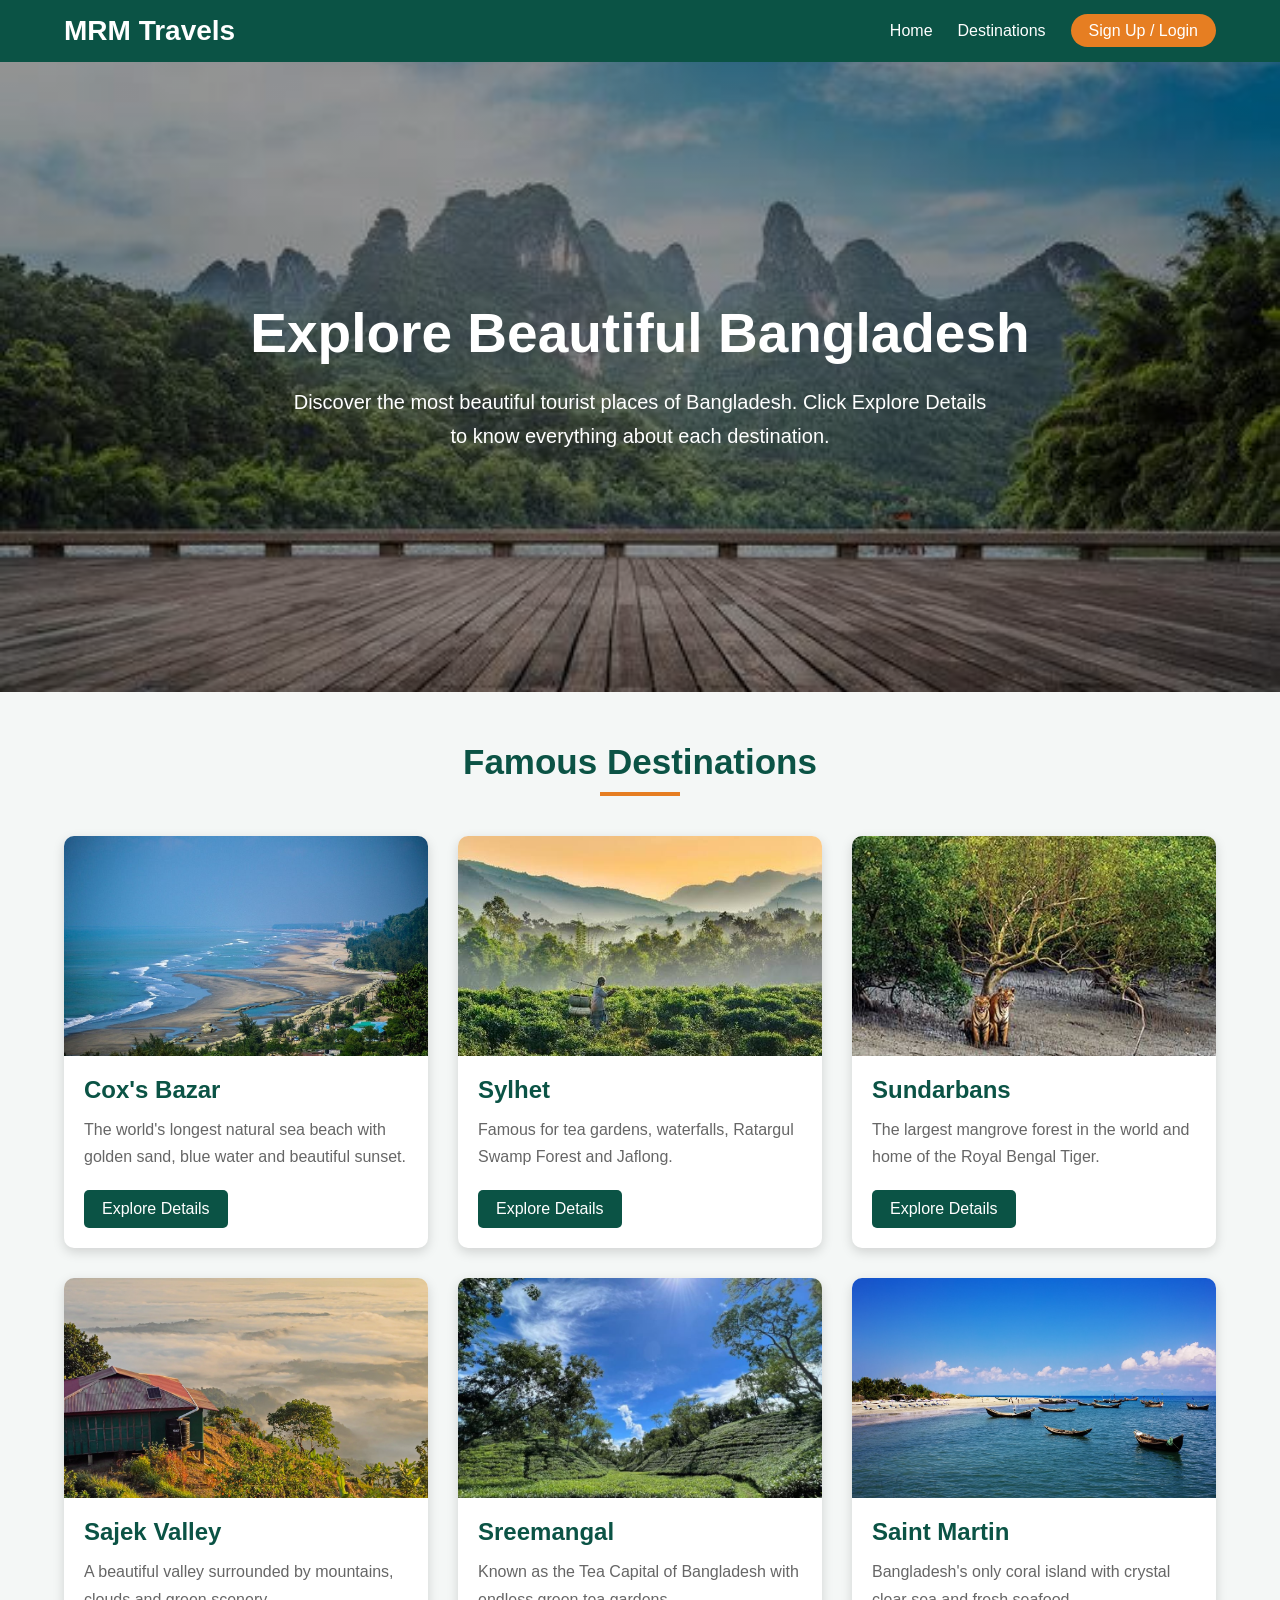
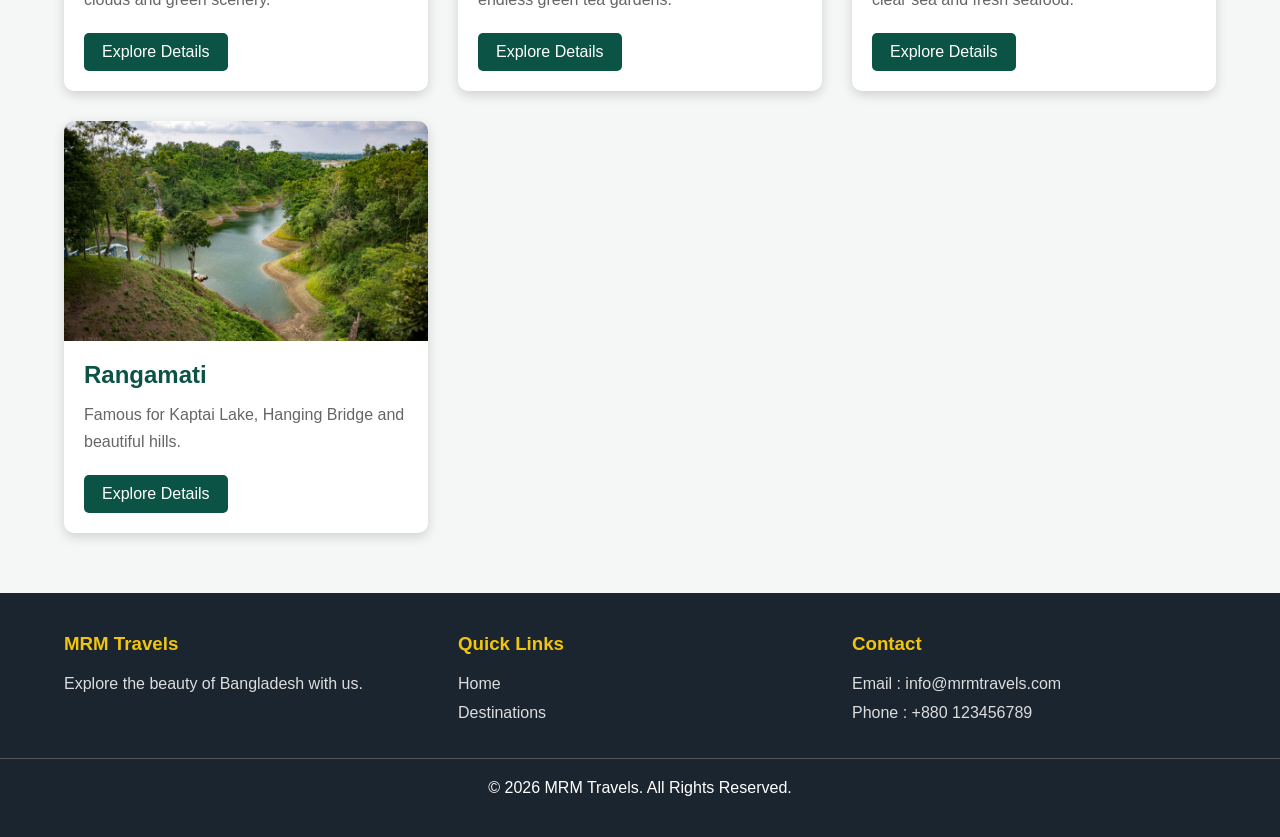
<file: index.html>
<!DOCTYPE html>
<html lang="en">

<head>
    <meta charset="UTF-8">
    <meta name="viewport" content="width=device-width, initial-scale=1.0">
    <title>MRM Travels</title>

    <link rel="stylesheet" href="style.css">
</head>

<body>

    <header>

        <nav>

            <div class="logo">
                MRM Travels
            </div>

            <ul class="nav-links">

                <li>
                    <a href="#home">Home</a>
                </li>

                <li>
                    <a href="#destinations">Destinations</a>
                </li>

                <li>
                    <a href="#signup-modal" class="signup-btn">
                        Sign Up / Login
                    </a>
                </li>

            </ul>

        </nav>

    </header>



    <section class="home-section" id="home">

        <h1>
            Explore Beautiful Bangladesh
        </h1>

        <p>
            Discover the most beautiful tourist places of Bangladesh.
            Click Explore Details to know everything about each destination.
        </p>

    </section>



    <main>

        <section id="destinations">

            <h2 class="section-title">
                Famous Destinations
            </h2>

            <div class="destinations-grid">            
                
                
                <!-- Cox's Bazar -->

                <div class="place-card">

                    <div class="place-img place-img-1"></div>

                    <div class="place-info">

                        <h3>Cox's Bazar</h3>

                        <p>
                            The world's longest natural sea beach with golden sand,
                            blue water and beautiful sunset.
                        </p>

                        <a href="coxsbazar.html" class="explore-btn">
                            Explore Details
                        </a>

                    </div>

                </div>



                <!-- Sylhet -->

                <div class="place-card">

                    <div class="place-img place-img-2"></div>

                    <div class="place-info">

                        <h3>Sylhet</h3>

                        <p>
                            Famous for tea gardens, waterfalls,
                            Ratargul Swamp Forest and Jaflong.
                        </p>

                        <a href="sylhet.html" class="explore-btn">
                            Explore Details
                        </a>

                    </div>

                </div>



                <!-- Sundarbans -->

                <div class="place-card">

                    <div class="place-img place-img-3"></div>

                    <div class="place-info">

                        <h3>Sundarbans</h3>

                        <p>
                            The largest mangrove forest in the world and
                            home of the Royal Bengal Tiger.
                        </p>

                        <a href="sundarbans.html" class="explore-btn">
                            Explore Details
                        </a>

                    </div>

                </div>



                <!-- Sajek -->

                <div class="place-card">

                    <div class="place-img place-img-4"></div>

                    <div class="place-info">

                        <h3>Sajek Valley</h3>

                        <p>
                            A beautiful valley surrounded by mountains,
                            clouds and green scenery.
                        </p>

                        <a href="sajek.html" class="explore-btn">
                            Explore Details
                        </a>

                    </div>

                </div>



                <!-- Sreemangal -->

                <div class="place-card">

                    <div class="place-img place-img-5"></div>

                    <div class="place-info">

                        <h3>Sreemangal</h3>

                        <p>
                            Known as the Tea Capital of Bangladesh with
                            endless green tea gardens.
                        </p>

                        <a href="sreemangal.html" class="explore-btn">
                            Explore Details
                        </a>

                    </div>

                </div>



                <!-- Saint Martin -->

                <div class="place-card">

                    <div class="place-img place-img-6"></div>

                    <div class="place-info">

                        <h3>Saint Martin</h3>

                        <p>
                            Bangladesh's only coral island with crystal
                            clear sea and fresh seafood.
                        </p>

                        <a href="stmartin.html" class="explore-btn">
                            Explore Details
                        </a>

                    </div>

                </div>



                <!-- Rangamati -->

                <div class="place-card">

                    <div class="place-img place-img-7"></div>

                    <div class="place-info">

                        <h3>Rangamati</h3>

                        <p>
                            Famous for Kaptai Lake,
                            Hanging Bridge and beautiful hills.
                        </p>

                        <a href="rangamati.html" class="explore-btn">
                            Explore Details
                        </a>

                    </div>

                </div>

            </div>

        </section>
            </main>

    <!-- Sign Up / Login Modal -->

    <div id="signup-modal" class="modal-wrapper">

        <div class="modal-card">

            <a href="#" class="close-modal">&times;</a>

            <input type="radio" id="tab-signup" name="tabs" class="radio-tab" checked>
            <input type="radio" id="tab-login" name="tabs" class="radio-tab">

            <div class="form-tabs">

                <label for="tab-signup" class="tab-label label-signup">
                    Sign Up
                </label>

                <label for="tab-login" class="tab-label label-login">
                    Login
                </label>

            </div>

            <!-- Sign Up Form -->

            <div class="signup-form">

                <form>

                    <div class="form-group">

                        <label>Full Name</label>

                        <input type="text" placeholder="Enter your full name" required>

                    </div>

                    <div class="form-group">

                        <label>Email</label>

                        <input type="email" placeholder="Enter your email" required>

                    </div>

                    <div class="form-group">

                        <label>Password</label>

                        <input type="password" placeholder="Enter your password" required>

                    </div>

                    <button class="submit-btn">
                        Create Account
                    </button>

                </form>

            </div>

            <!-- Login Form -->

            <div class="login-form">

                <form>

                    <div class="form-group">

                        <label>Email</label>

                        <input type="email" placeholder="Enter your email" required>

                    </div>

                    <div class="form-group">

                        <label>Password</label>

                        <input type="password" placeholder="Enter your password" required>

                    </div>

                    <button class="submit-btn">
                        Login
                    </button>

                </form>

            </div>

        </div>

    </div>



    <!-- Footer -->

    <footer>

        <div class="footer-container">

            <div class="footer-section">

                <h3>MRM Travels</h3>

                <p>
                    Explore the beauty of Bangladesh with us.
                </p>

            </div>

            <div class="footer-section">

                <h3>Quick Links</h3>

                <ul>

                    <li><a href="#home">Home</a></li>

                    <li><a href="#destinations">Destinations</a></li>

                </ul>

            </div>

            <div class="footer-section">

                <h3>Contact</h3>

                <p>Email : info@mrmtravels.com</p>

                <p>Phone : +880 123456789</p>

            </div>

        </div>

        <div class="footer-bottom">

            © 2026 MRM Travels. All Rights Reserved.

        </div>

    </footer>

</body>

</html>
</file>
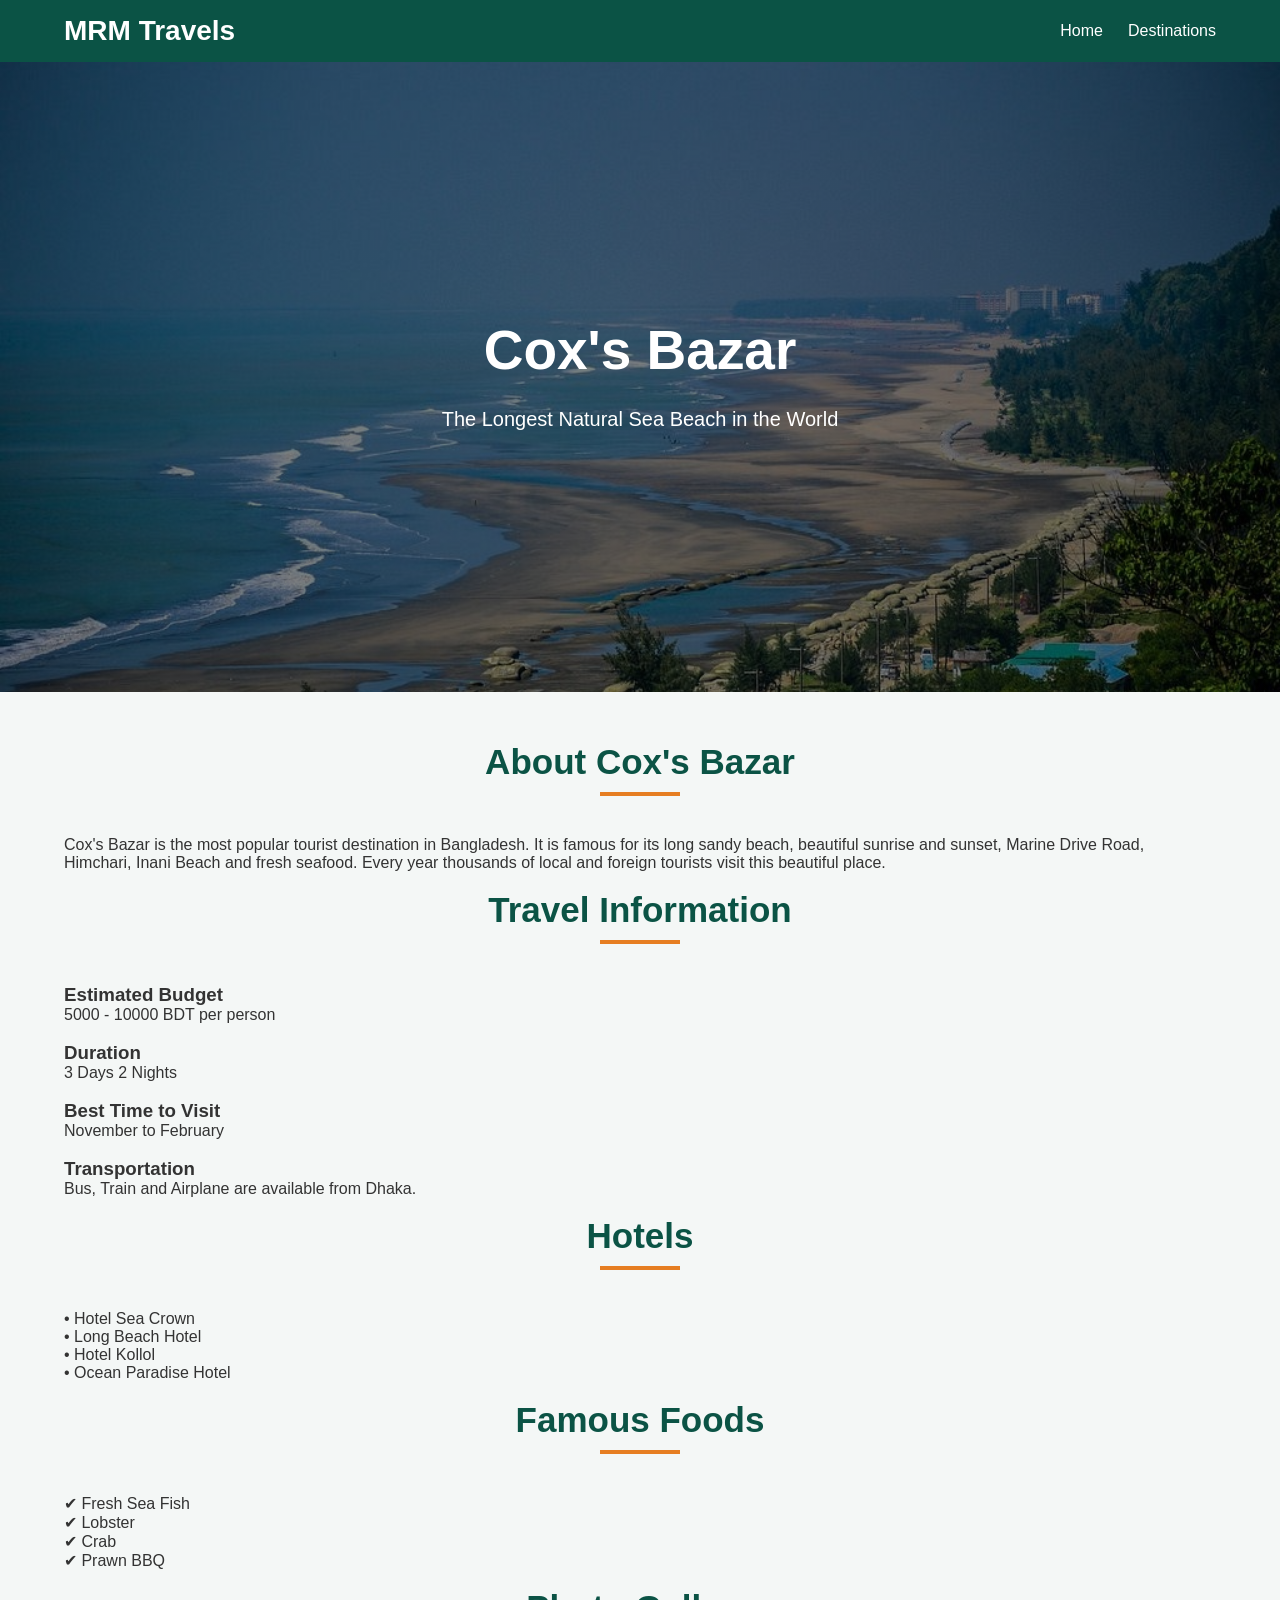
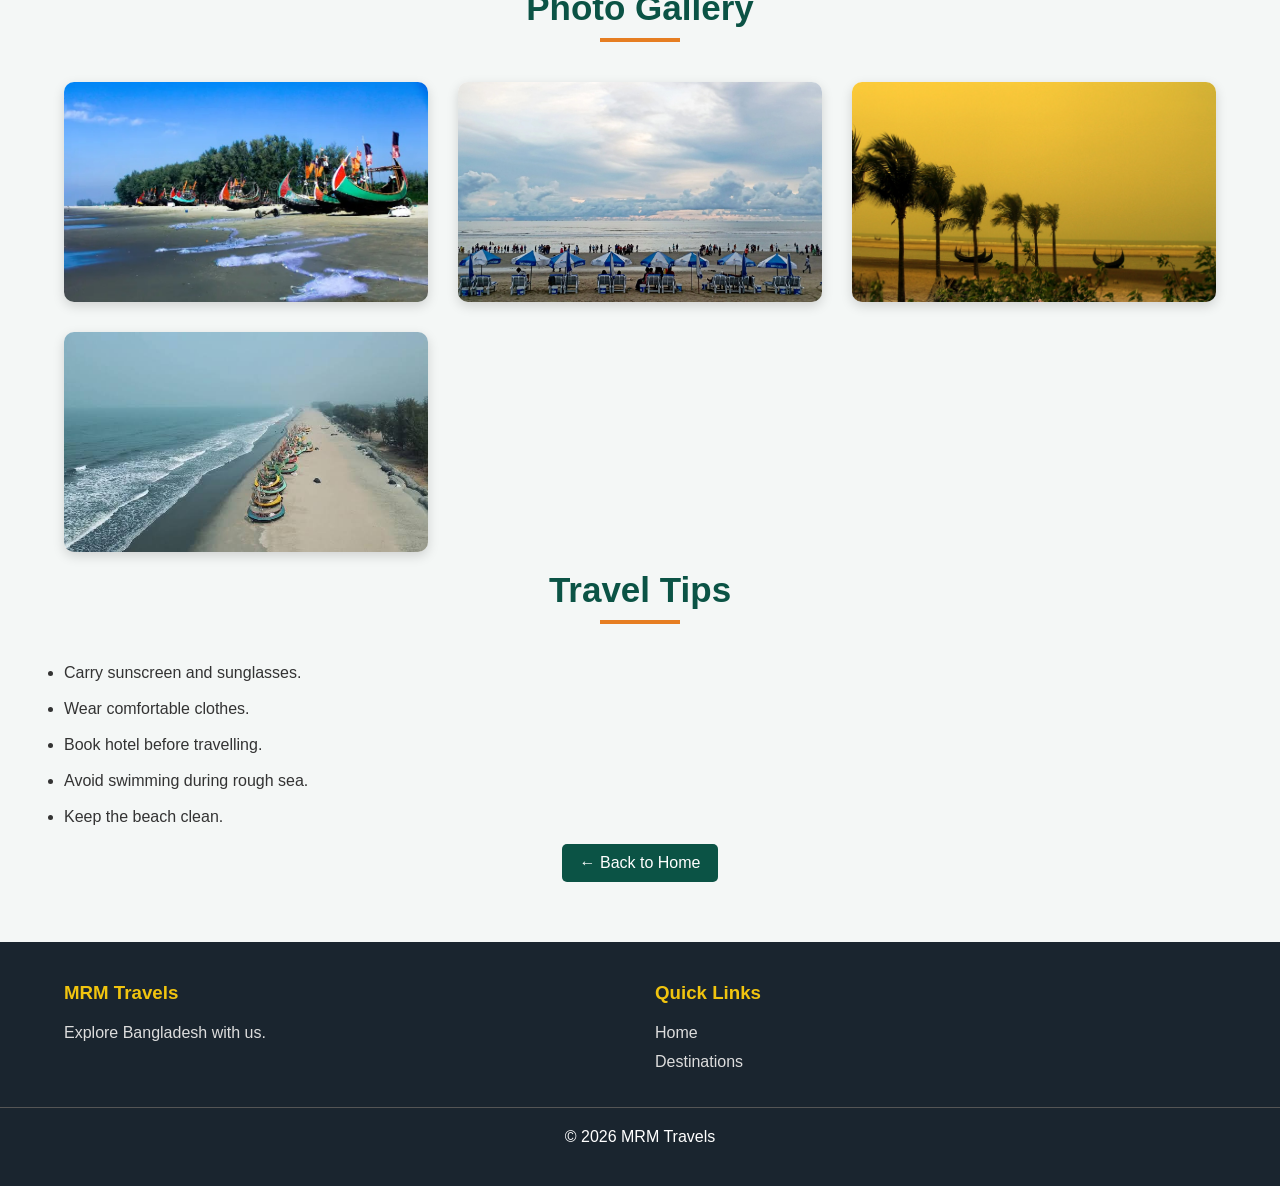
<file: coxsbazar.html>
<!DOCTYPE html>
<html lang="en">

<head>

    <meta charset="UTF-8">

    <meta name="viewport"
          content="width=device-width, initial-scale=1.0">

    <title>Cox's Bazar | MRM Travels</title>

    <link rel="stylesheet" href="style.css">

</head>

<body>

<header>

    <nav>

        <div class="logo">

            MRM Travels

        </div>

        <ul class="nav-links">

            <li>

                <a href="index.html">

                    Home

                </a>

            </li>

            <li>

                <a href="index.html#destinations">

                    Destinations

                </a>

            </li>

        </ul>

    </nav>

</header>



<section class="home-section"

style="background-image:
linear-gradient(rgba(0,0,0,.5),
rgba(0,0,0,.5)),
url('cox-cover.png');">

<h1>

Cox's Bazar

</h1>

<p>

The Longest Natural Sea Beach
in the World

</p>

</section>



<main>



<h2 class="section-title">

About Cox's Bazar

</h2>



<p>

Cox's Bazar is the most popular tourist destination in Bangladesh.
It is famous for its long sandy beach, beautiful sunrise and sunset,
Marine Drive Road, Himchari, Inani Beach and fresh seafood.
Every year thousands of local and foreign tourists visit this beautiful place.

</p>



<br>



<h2 class="section-title">

Travel Information

</h2>



<div class="details-container">

<h3>

Estimated Budget

</h3>

<p>

5000 - 10000 BDT per person

</p>

<br>

<h3>

Duration

</h3>

<p>

3 Days 2 Nights

</p>

<br>

<h3>

Best Time to Visit

</h3>

<p>

November to February

</p>

<br>

<h3>

Transportation

</h3>

<p>

Bus, Train and Airplane are available
from Dhaka.

</p>

</div>
        <br>

        <h2 class="section-title">

            Hotels

        </h2>

        <div class="details-container">

            <p>
                • Hotel Sea Crown
            </p>

            <p>
                • Long Beach Hotel
            </p>

            <p>
                • Hotel Kollol
            </p>

            <p>
                • Ocean Paradise Hotel
            </p>

        </div>



        <br>

        <h2 class="section-title">

            Famous Foods

        </h2>

        <div class="details-container">

            <p>
                ✔ Fresh Sea Fish
            </p>

            <p>
                ✔ Lobster
            </p>

            <p>
                ✔ Crab
            </p>

            <p>
                ✔ Prawn BBQ
            </p>

        </div>



        <br>

        <h2 class="section-title">

            Photo Gallery

        </h2>

        <div class="destinations-grid">

            <div class="place-card">

                <div class="place-img"
                style="background-image:url('cox1.png');">

                </div>

            </div>

            <div class="place-card">

                <div class="place-img"
                style="background-image:url('cox2.png');">

                </div>

            </div>

            <div class="place-card">

                <div class="place-img"
                style="background-image:url('cox3.png');">

                </div>

            </div>

            <div class="place-card">

                <div class="place-img"
                style="background-image:url('cox4.png');">

                </div>

            </div>

        </div>



        <br>

        <h2 class="section-title">

            Travel Tips

        </h2>

        <div class="details-container">

            <ul>

                <li>
                    Carry sunscreen and sunglasses.
                </li>

                <br>

                <li>
                    Wear comfortable clothes.
                </li>

                <br>

                <li>
                    Book hotel before travelling.
                </li>

                <br>

                <li>
                    Avoid swimming during rough sea.
                </li>

                <br>

                <li>
                    Keep the beach clean.
                </li>

            </ul>

        </div>



        <br>

        <center>

            <a href="index.html"
            class="explore-btn">

                ← Back to Home

            </a>

        </center>

    </main>



    <footer>

        <div class="footer-container">

            <div class="footer-section">

                <h3>

                    MRM Travels

                </h3>

                <p>

                    Explore Bangladesh with us.

                </p>

            </div>

            <div class="footer-section">

                <h3>

                    Quick Links

                </h3>

                <ul>

                    <li>

                        <a href="index.html">

                            Home

                        </a>

                    </li>

                    <li>

                        <a href="index.html#destinations">

                            Destinations

                        </a>

                    </li>

                </ul>

            </div>

        </div>

        <div class="footer-bottom">

            © 2026 MRM Travels

        </div>

    </footer>

</body>

</html>
</file>
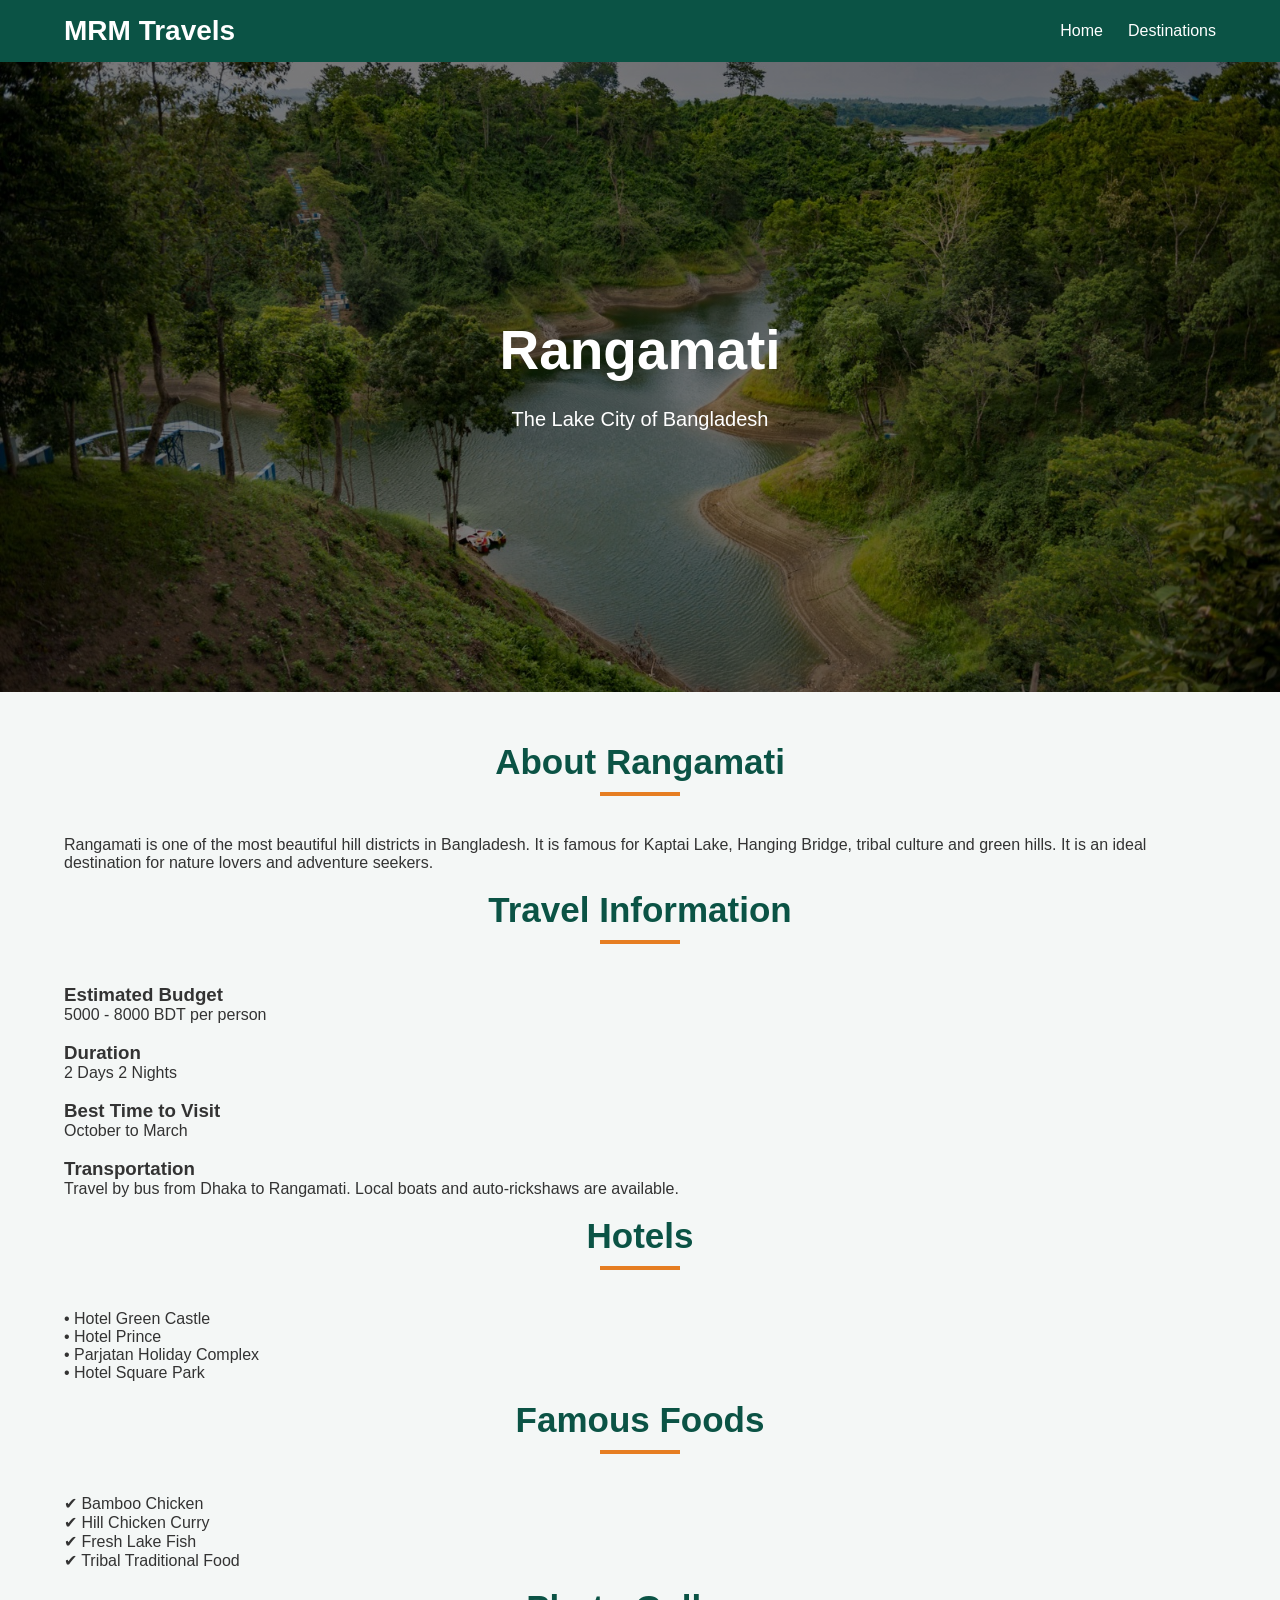
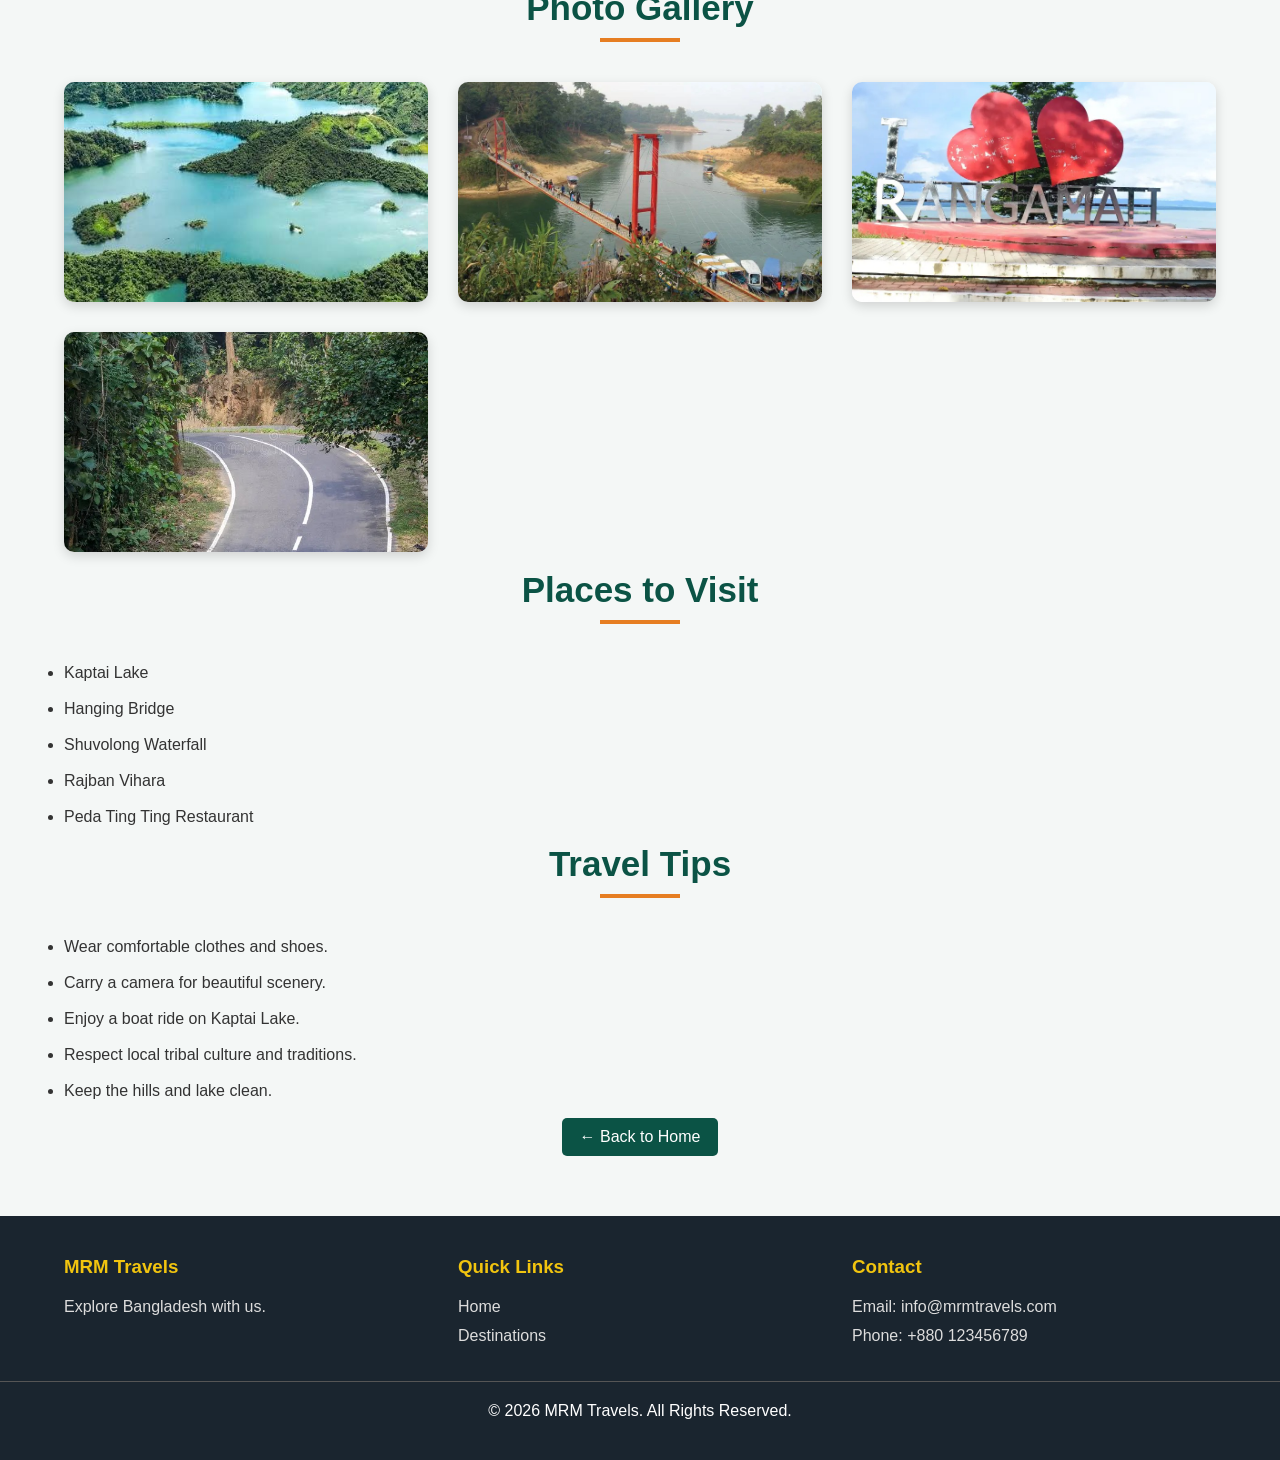
<file: rangamati.html>
<!DOCTYPE html>
<html lang="en">

<head>

    <meta charset="UTF-8">

    <meta name="viewport" content="width=device-width, initial-scale=1.0">

    <title>Rangamati | MRM Travels</title>

    <link rel="stylesheet" href="style.css">

</head>

<body>

<header>

    <nav>

        <div class="logo">

            MRM Travels

        </div>

        <ul class="nav-links">

            <li>

                <a href="index.html">

                    Home

                </a>

            </li>

            <li>

                <a href="index.html#destinations">

                    Destinations

                </a>

            </li>

        </ul>

    </nav>

</header>



<section class="home-section"

style="background-image:
linear-gradient(rgba(0,0,0,.5),
rgba(0,0,0,.5)),
url('rangamati-cover.png');">

<h1>

Rangamati

</h1>

<p>

The Lake City of Bangladesh

</p>

</section>



<main>

<h2 class="section-title">

About Rangamati

</h2>

<p>

Rangamati is one of the most beautiful hill districts in Bangladesh.
It is famous for Kaptai Lake, Hanging Bridge,
tribal culture and green hills.
It is an ideal destination for nature lovers and adventure seekers.

</p>



<br>

<h2 class="section-title">

Travel Information

</h2>

<div class="details-container">

<h3>

Estimated Budget

</h3>

<p>

5000 - 8000 BDT per person

</p>

<br>

<h3>

Duration

</h3>

<p>

2 Days 2 Nights

</p>

<br>

<h3>

Best Time to Visit

</h3>

<p>

October to March

</p>

<br>

<h3>

Transportation

</h3>

<p>

Travel by bus from Dhaka to Rangamati.
Local boats and auto-rickshaws are available.

</p>

</div>



<br>

<h2 class="section-title">

Hotels

</h2>

<div class="details-container">

<p>• Hotel Green Castle</p>

<p>• Hotel Prince</p>

<p>• Parjatan Holiday Complex</p>

<p>• Hotel Square Park</p>

</div>



<br>

<h2 class="section-title">

Famous Foods

</h2>

<div class="details-container">

<p>✔ Bamboo Chicken</p>

<p>✔ Hill Chicken Curry</p>

<p>✔ Fresh Lake Fish</p>

<p>✔ Tribal Traditional Food</p>

</div>
        <br>

        <h2 class="section-title">

            Photo Gallery

        </h2>

        <div class="destinations-grid">

            <div class="place-card">

                <div class="place-img"
                style="background-image:url('rang1.png');">

                </div>

            </div>

            <div class="place-card">

                <div class="place-img"
                style="background-image:url('rang2.png');">

                </div>

            </div>

            <div class="place-card">

                <div class="place-img"
                style="background-image:url('rang3.png');">

                </div>

            </div>

            <div class="place-card">

                <div class="place-img"
                style="background-image:url('rang4.png');">

                </div>

            </div>

        </div>



        <br>

        <h2 class="section-title">

            Places to Visit

        </h2>

        <div class="details-container">

            <ul>

                <li>Kaptai Lake</li>

                <br>

                <li>Hanging Bridge</li>

                <br>

                <li>Shuvolong Waterfall</li>

                <br>

                <li>Rajban Vihara</li>

                <br>

                <li>Peda Ting Ting Restaurant</li>

            </ul>

        </div>



        <br>

        <h2 class="section-title">

            Travel Tips

        </h2>

        <div class="details-container">

            <ul>

                <li>Wear comfortable clothes and shoes.</li>

                <br>

                <li>Carry a camera for beautiful scenery.</li>

                <br>

                <li>Enjoy a boat ride on Kaptai Lake.</li>

                <br>

                <li>Respect local tribal culture and traditions.</li>

                <br>

                <li>Keep the hills and lake clean.</li>

            </ul>

        </div>



        <br>

        <center>

            <a href="index.html" class="explore-btn">

                ← Back to Home

            </a>

        </center>

    </main>



    <footer>

        <div class="footer-container">

            <div class="footer-section">

                <h3>MRM Travels</h3>

                <p>

                    Explore Bangladesh with us.

                </p>

            </div>

            <div class="footer-section">

                <h3>Quick Links</h3>

                <ul>

                    <li>

                        <a href="index.html">Home</a>

                    </li>

                    <li>

                        <a href="index.html#destinations">Destinations</a>

                    </li>

                </ul>

            </div>

            <div class="footer-section">

                <h3>Contact</h3>

                <p>Email: info@mrmtravels.com</p>

                <p>Phone: +880 123456789</p>

            </div>

        </div>

        <div class="footer-bottom">

            © 2026 MRM Travels. All Rights Reserved.

        </div>

    </footer>

</body>

</html>
</file>
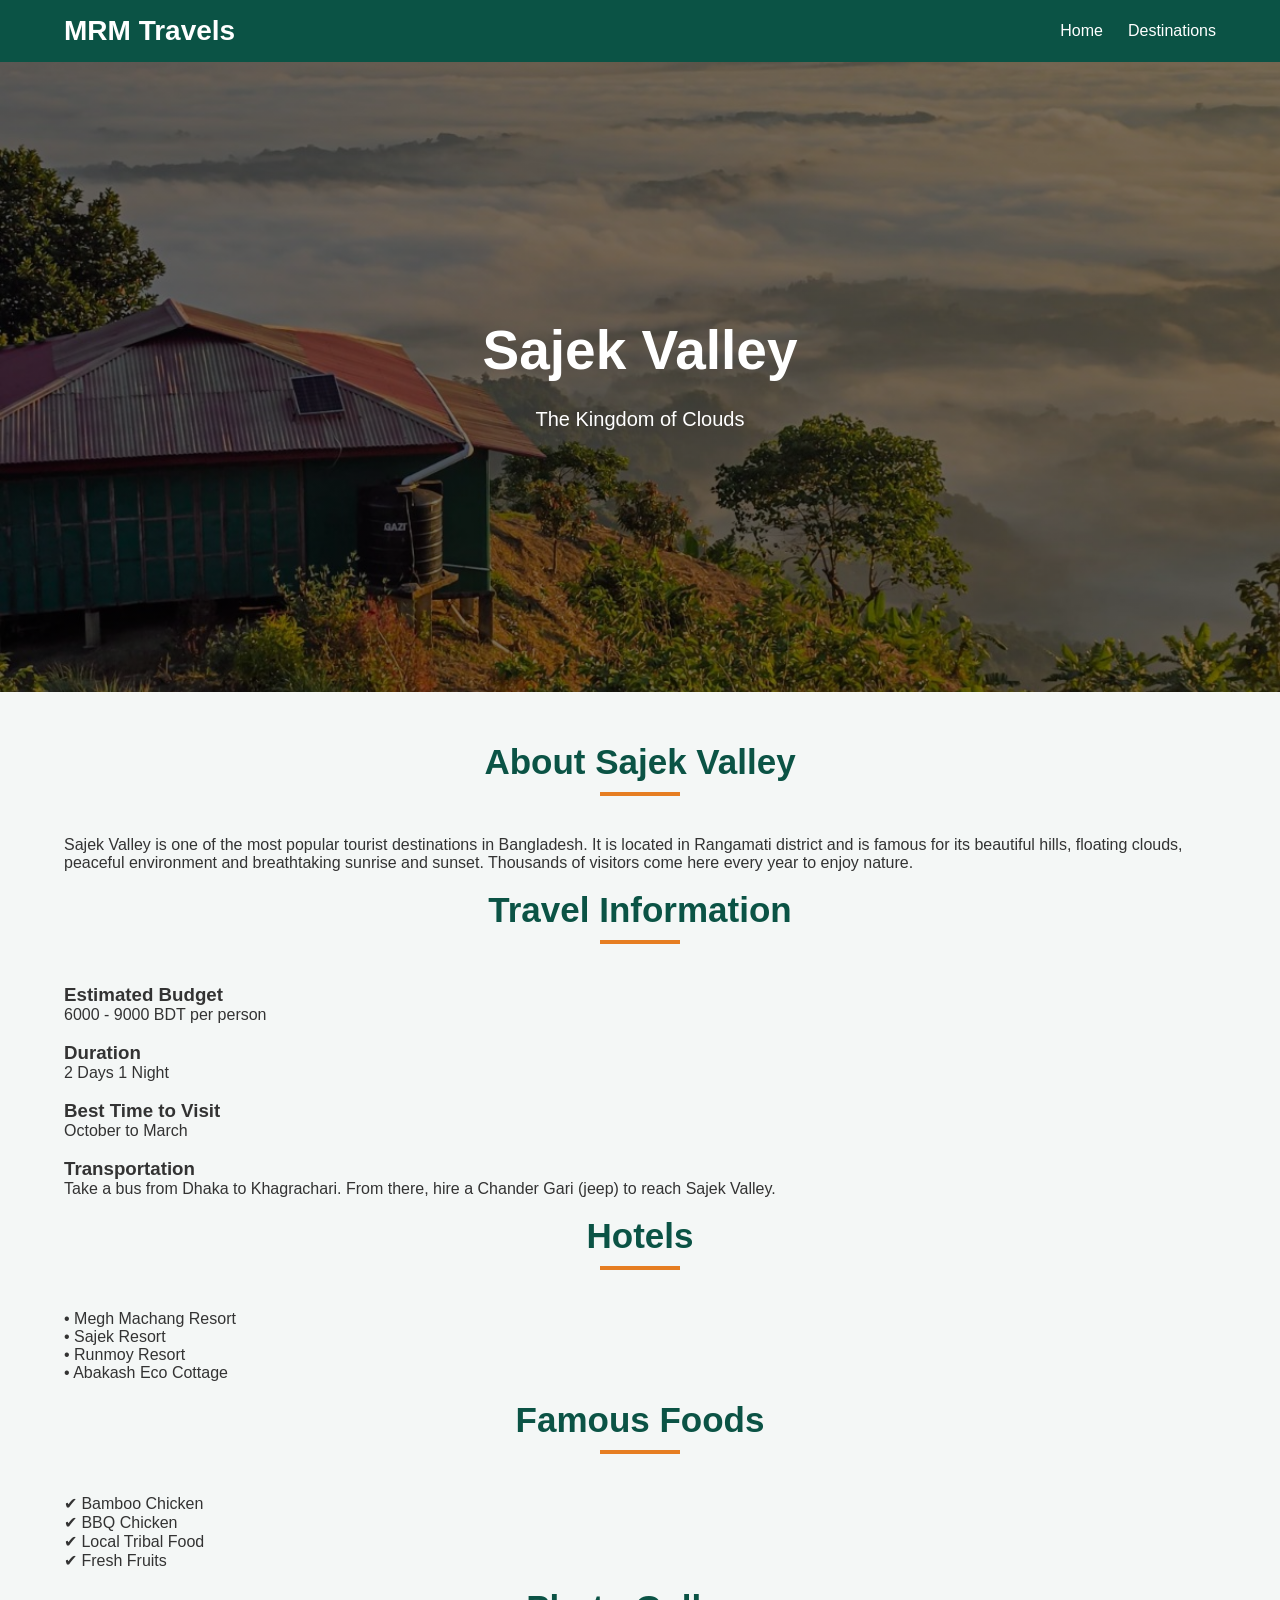
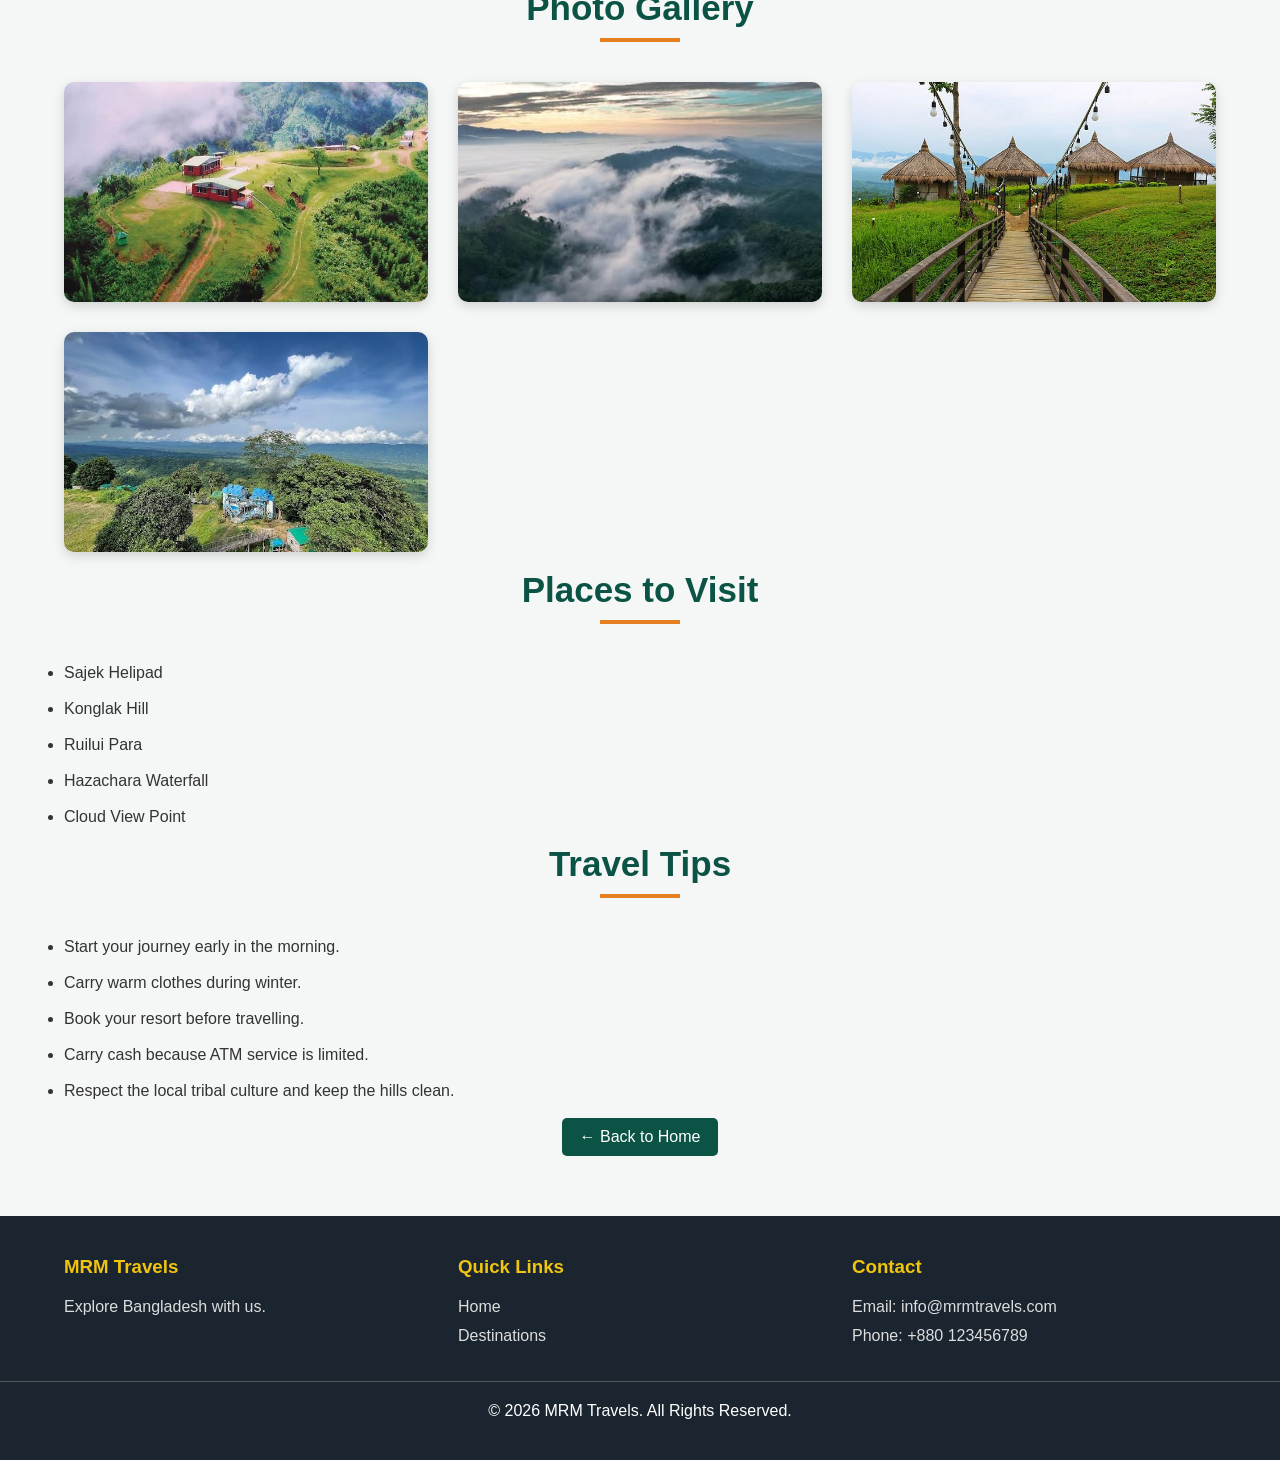
<file: sajek.html>
<!DOCTYPE html>
<html lang="en">

<head>

    <meta charset="UTF-8">

    <meta name="viewport" content="width=device-width, initial-scale=1.0">

    <title>Sajek Valley | MRM Travels</title>

    <link rel="stylesheet" href="style.css">

</head>

<body>

<header>

    <nav>

        <div class="logo">

            MRM Travels

        </div>

        <ul class="nav-links">

            <li>

                <a href="index.html">

                    Home

                </a>

            </li>

            <li>

                <a href="index.html#destinations">

                    Destinations

                </a>

            </li>

        </ul>

    </nav>

</header>



<section class="home-section"

style="background-image:
linear-gradient(rgba(0,0,0,.5),
rgba(0,0,0,.5)),
url('sajek-cover.png');">

<h1>

Sajek Valley

</h1>

<p>

The Kingdom of Clouds

</p>

</section>



<main>

<h2 class="section-title">

About Sajek Valley

</h2>

<p>

Sajek Valley is one of the most popular tourist destinations in Bangladesh.
It is located in Rangamati district and is famous for its beautiful hills,
floating clouds, peaceful environment and breathtaking sunrise and sunset.
Thousands of visitors come here every year to enjoy nature.

</p>



<br>

<h2 class="section-title">

Travel Information

</h2>

<div class="details-container">

<h3>

Estimated Budget

</h3>

<p>

6000 - 9000 BDT per person

</p>

<br>

<h3>

Duration

</h3>

<p>

2 Days 1 Night

</p>

<br>

<h3>

Best Time to Visit

</h3>

<p>

October to March

</p>

<br>

<h3>

Transportation

</h3>

<p>

Take a bus from Dhaka to Khagrachari.
From there, hire a Chander Gari (jeep) to reach Sajek Valley.

</p>

</div>



<br>

<h2 class="section-title">

Hotels

</h2>

<div class="details-container">

<p>• Megh Machang Resort</p>

<p>• Sajek Resort</p>

<p>• Runmoy Resort</p>

<p>• Abakash Eco Cottage</p>

</div>



<br>

<h2 class="section-title">

Famous Foods

</h2>

<div class="details-container">

<p>✔ Bamboo Chicken</p>

<p>✔ BBQ Chicken</p>

<p>✔ Local Tribal Food</p>

<p>✔ Fresh Fruits</p>

</div>
        <br>

        <h2 class="section-title">

            Photo Gallery

        </h2>

        <div class="destinations-grid">

            <div class="place-card">

                <div class="place-img"
                style="background-image:url('sajek1.png');">

                </div>

            </div>

            <div class="place-card">

                <div class="place-img"
                style="background-image:url('sajek2.png');">

                </div>

            </div>

            <div class="place-card">

                <div class="place-img"
                style="background-image:url('sajek3.png');">

                </div>

            </div>

            <div class="place-card">

                <div class="place-img"
                style="background-image:url('sajek4.png');">

                </div>

            </div>

        </div>



        <br>

        <h2 class="section-title">

            Places to Visit

        </h2>

        <div class="details-container">

            <ul>

                <li>Sajek Helipad</li>

                <br>

                <li>Konglak Hill</li>

                <br>

                <li>Ruilui Para</li>

                <br>

                <li>Hazachara Waterfall</li>

                <br>

                <li>Cloud View Point</li>

            </ul>

        </div>



        <br>

        <h2 class="section-title">

            Travel Tips

        </h2>

        <div class="details-container">

            <ul>

                <li>Start your journey early in the morning.</li>

                <br>

                <li>Carry warm clothes during winter.</li>

                <br>

                <li>Book your resort before travelling.</li>

                <br>

                <li>Carry cash because ATM service is limited.</li>

                <br>

                <li>Respect the local tribal culture and keep the hills clean.</li>

            </ul>

        </div>



        <br>

        <center>

            <a href="index.html" class="explore-btn">

                ← Back to Home

            </a>

        </center>

    </main>



    <footer>

        <div class="footer-container">

            <div class="footer-section">

                <h3>MRM Travels</h3>

                <p>
                    Explore Bangladesh with us.
                </p>

            </div>

            <div class="footer-section">

                <h3>Quick Links</h3>

                <ul>

                    <li>
                        <a href="index.html">Home</a>
                    </li>

                    <li>
                        <a href="index.html#destinations">Destinations</a>
                    </li>

                </ul>

            </div>

            <div class="footer-section">

                <h3>Contact</h3>

                <p>Email: info@mrmtravels.com</p>

                <p>Phone: +880 123456789</p>

            </div>

        </div>

        <div class="footer-bottom">

            © 2026 MRM Travels. All Rights Reserved.

        </div>

    </footer>

</body>

</html>
</file>
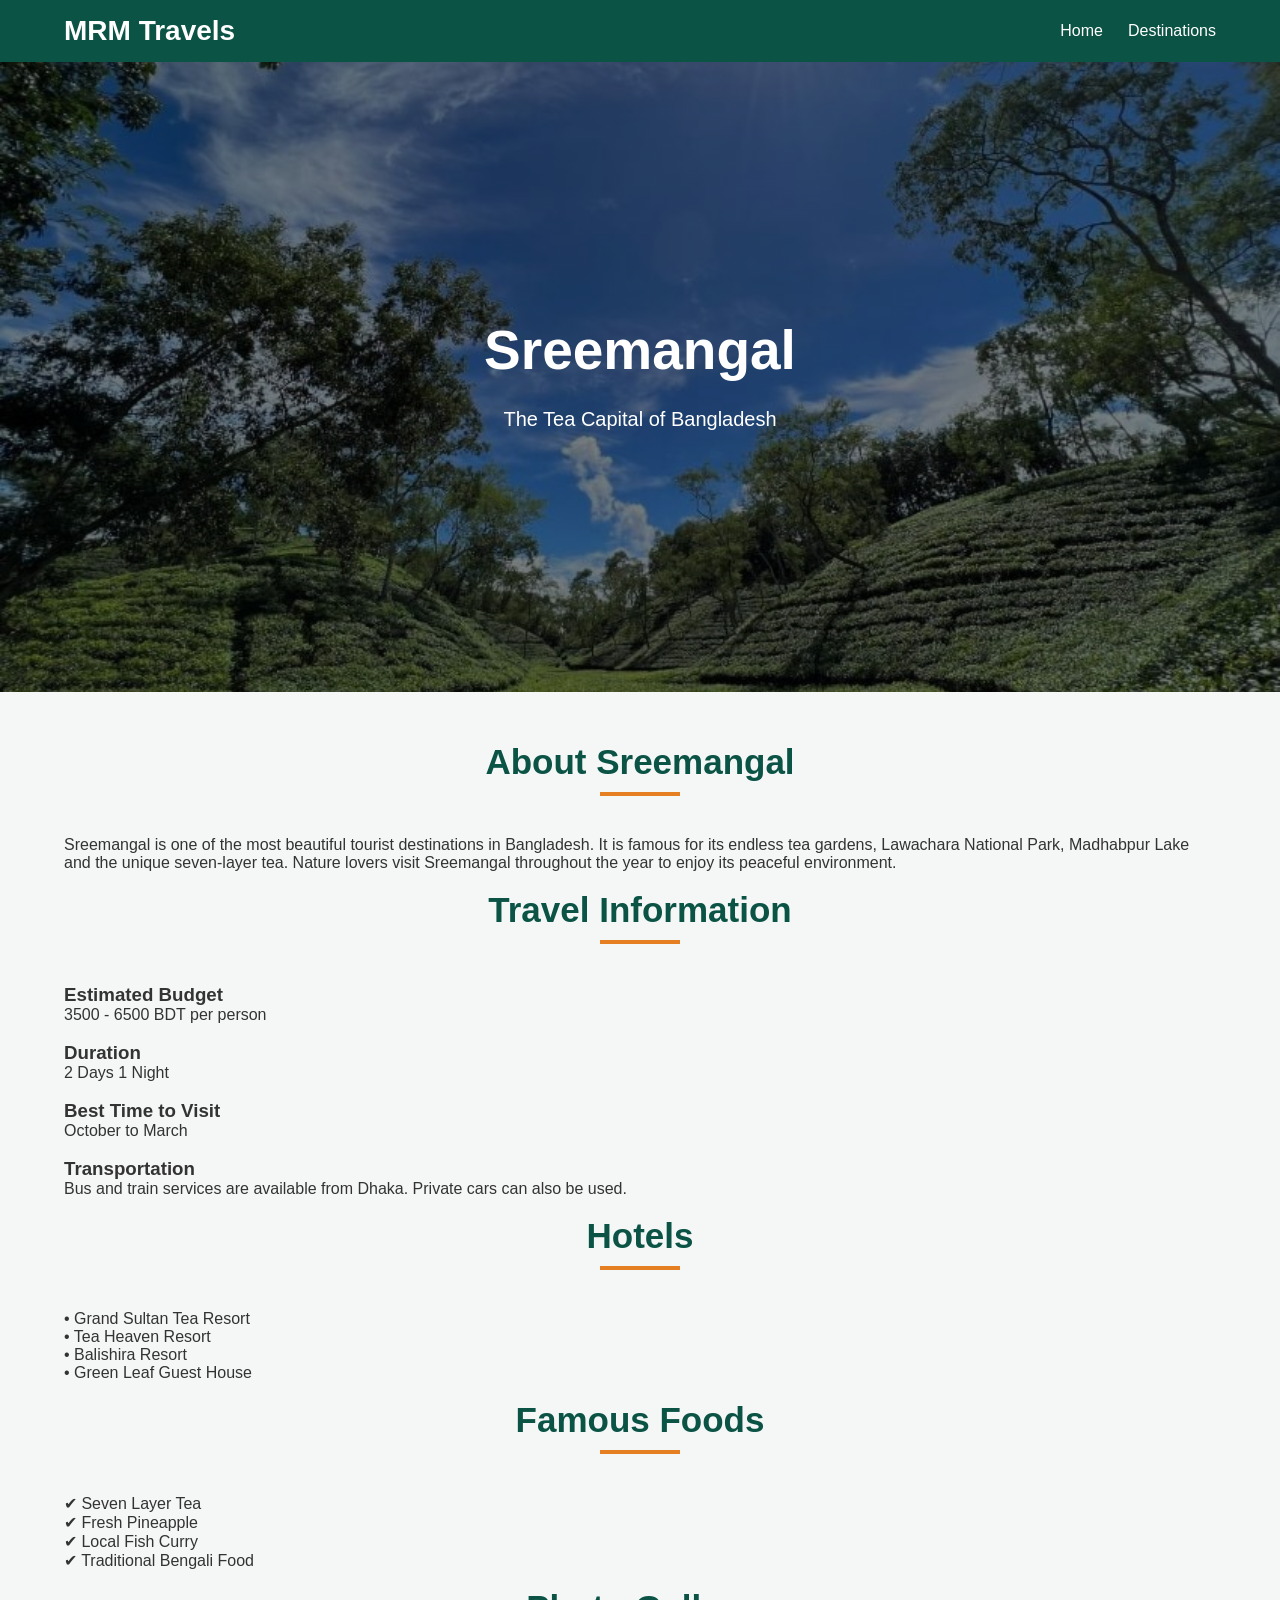
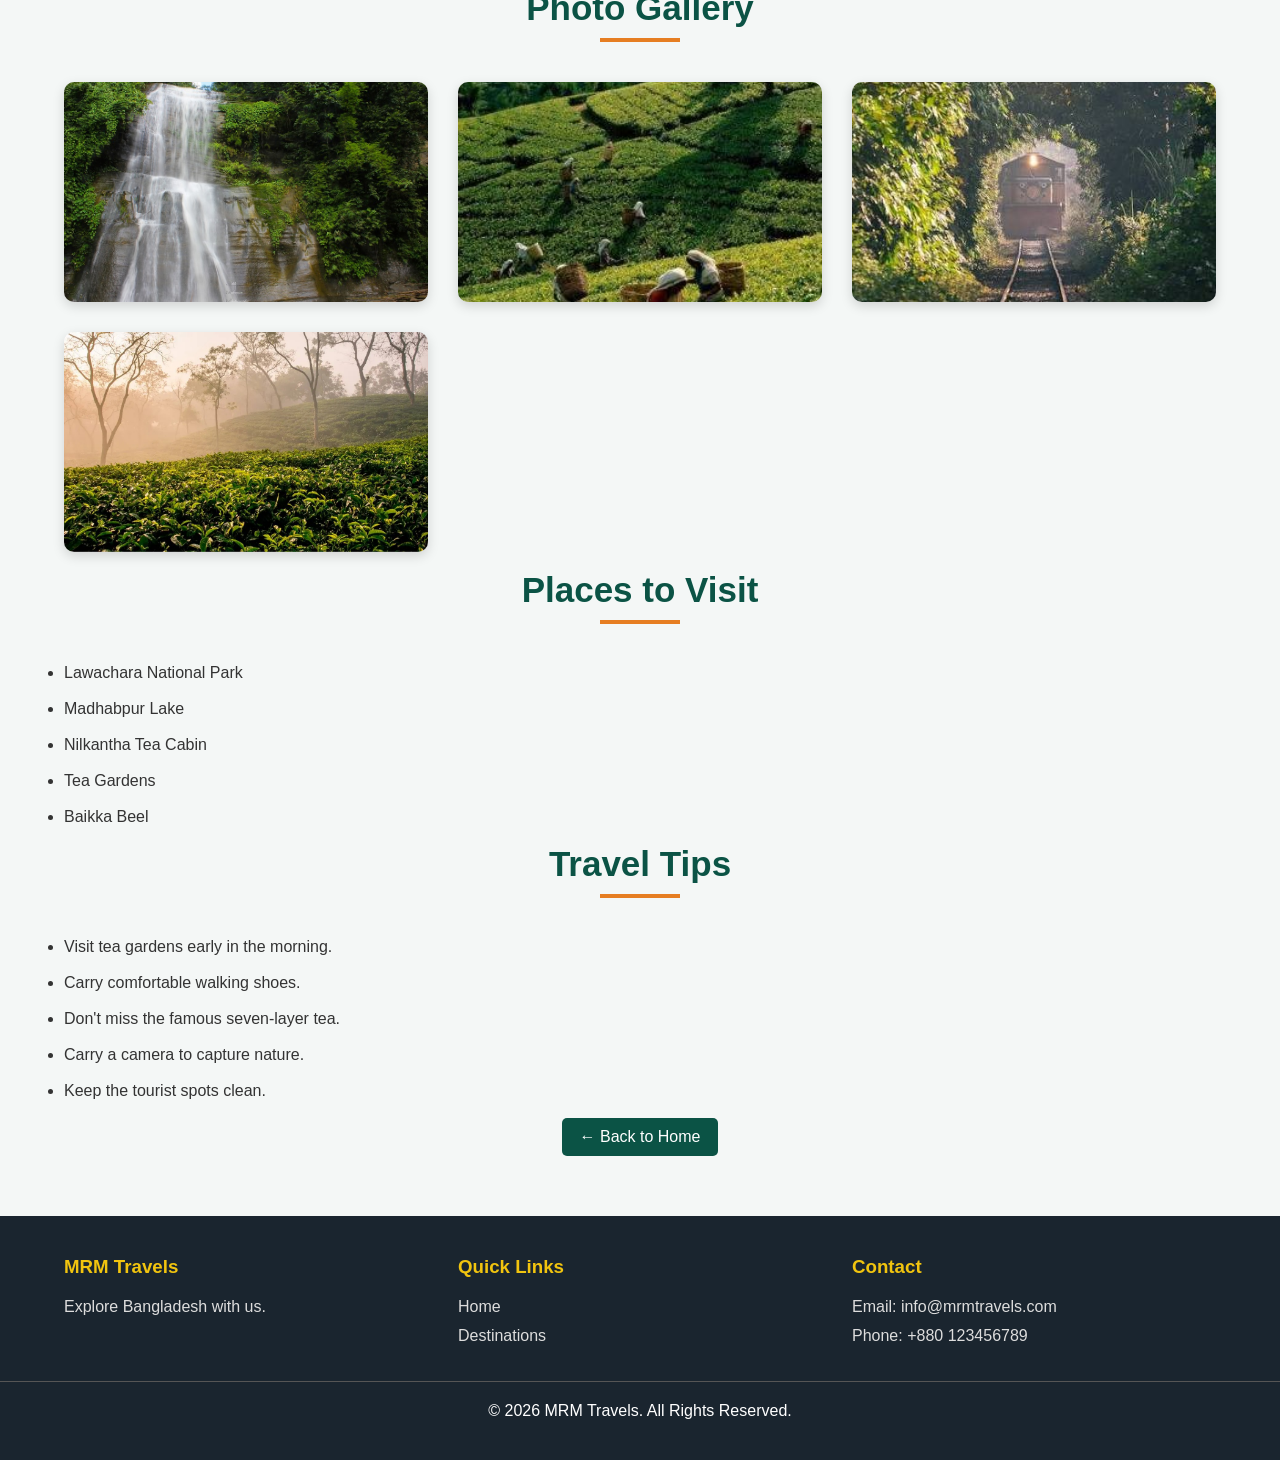
<file: sreemangal.html>
<!DOCTYPE html>
<html lang="en">

<head>

    <meta charset="UTF-8">

    <meta name="viewport" content="width=device-width, initial-scale=1.0">

    <title>Sreemangal | MRM Travels</title>

    <link rel="stylesheet" href="style.css">

</head>

<body>

<header>

    <nav>

        <div class="logo">

            MRM Travels

        </div>

        <ul class="nav-links">

            <li>

                <a href="index.html">

                    Home

                </a>

            </li>

            <li>

                <a href="index.html#destinations">

                    Destinations

                </a>

            </li>

        </ul>

    </nav>

</header>



<section class="home-section"

style="background-image:
linear-gradient(rgba(0,0,0,.5),
rgba(0,0,0,.5)),
url('sreemangal-cover.png');">

<h1>

Sreemangal

</h1>

<p>

The Tea Capital of Bangladesh

</p>

</section>



<main>

<h2 class="section-title">

About Sreemangal

</h2>

<p>

Sreemangal is one of the most beautiful tourist destinations in Bangladesh.
It is famous for its endless tea gardens, Lawachara National Park,
Madhabpur Lake and the unique seven-layer tea.
Nature lovers visit Sreemangal throughout the year to enjoy its peaceful environment.

</p>



<br>

<h2 class="section-title">

Travel Information

</h2>

<div class="details-container">

<h3>

Estimated Budget

</h3>

<p>

3500 - 6500 BDT per person

</p>

<br>

<h3>

Duration

</h3>

<p>

2 Days 1 Night

</p>

<br>

<h3>

Best Time to Visit

</h3>

<p>

October to March

</p>

<br>

<h3>

Transportation

</h3>

<p>

Bus and train services are available from Dhaka.
Private cars can also be used.

</p>

</div>



<br>

<h2 class="section-title">

Hotels

</h2>

<div class="details-container">

<p>• Grand Sultan Tea Resort</p>

<p>• Tea Heaven Resort</p>

<p>• Balishira Resort</p>

<p>• Green Leaf Guest House</p>

</div>



<br>

<h2 class="section-title">

Famous Foods

</h2>

<div class="details-container">

<p>✔ Seven Layer Tea</p>

<p>✔ Fresh Pineapple</p>

<p>✔ Local Fish Curry</p>

<p>✔ Traditional Bengali Food</p>

</div>
        <br>

        <h2 class="section-title">

            Photo Gallery

        </h2>

        <div class="destinations-grid">

            <div class="place-card">

                <div class="place-img"
                style="background-image:url('sreemangal1.png');">

                </div>

            </div>

            <div class="place-card">

                <div class="place-img"
                style="background-image:url('sreemangal2.png');">

                </div>

            </div>

            <div class="place-card">

                <div class="place-img"
                style="background-image:url('sreemangal3.png');">

                </div>

            </div>

            <div class="place-card">

                <div class="place-img"
                style="background-image:url('sreemangal4.png');">

                </div>

            </div>

        </div>



        <br>

        <h2 class="section-title">

            Places to Visit

        </h2>

        <div class="details-container">

            <ul>

                <li>Lawachara National Park</li>

                <br>

                <li>Madhabpur Lake</li>

                <br>

                <li>Nilkantha Tea Cabin</li>

                <br>

                <li>Tea Gardens</li>

                <br>

                <li>Baikka Beel</li>

            </ul>

        </div>



        <br>

        <h2 class="section-title">

            Travel Tips

        </h2>

        <div class="details-container">

            <ul>

                <li>Visit tea gardens early in the morning.</li>

                <br>

                <li>Carry comfortable walking shoes.</li>

                <br>

                <li>Don't miss the famous seven-layer tea.</li>

                <br>

                <li>Carry a camera to capture nature.</li>

                <br>

                <li>Keep the tourist spots clean.</li>

            </ul>

        </div>



        <br>

        <center>

            <a href="index.html" class="explore-btn">

                ← Back to Home

            </a>

        </center>

    </main>



    <footer>

        <div class="footer-container">

            <div class="footer-section">

                <h3>MRM Travels</h3>

                <p>

                    Explore Bangladesh with us.

                </p>

            </div>

            <div class="footer-section">

                <h3>Quick Links</h3>

                <ul>

                    <li>

                        <a href="index.html">Home</a>

                    </li>

                    <li>

                        <a href="index.html#destinations">Destinations</a>

                    </li>

                </ul>

            </div>

            <div class="footer-section">

                <h3>Contact</h3>

                <p>Email: info@mrmtravels.com</p>

                <p>Phone: +880 123456789</p>

            </div>

        </div>

        <div class="footer-bottom">

            © 2026 MRM Travels. All Rights Reserved.

        </div>

    </footer>

</body>

</html>
</file>
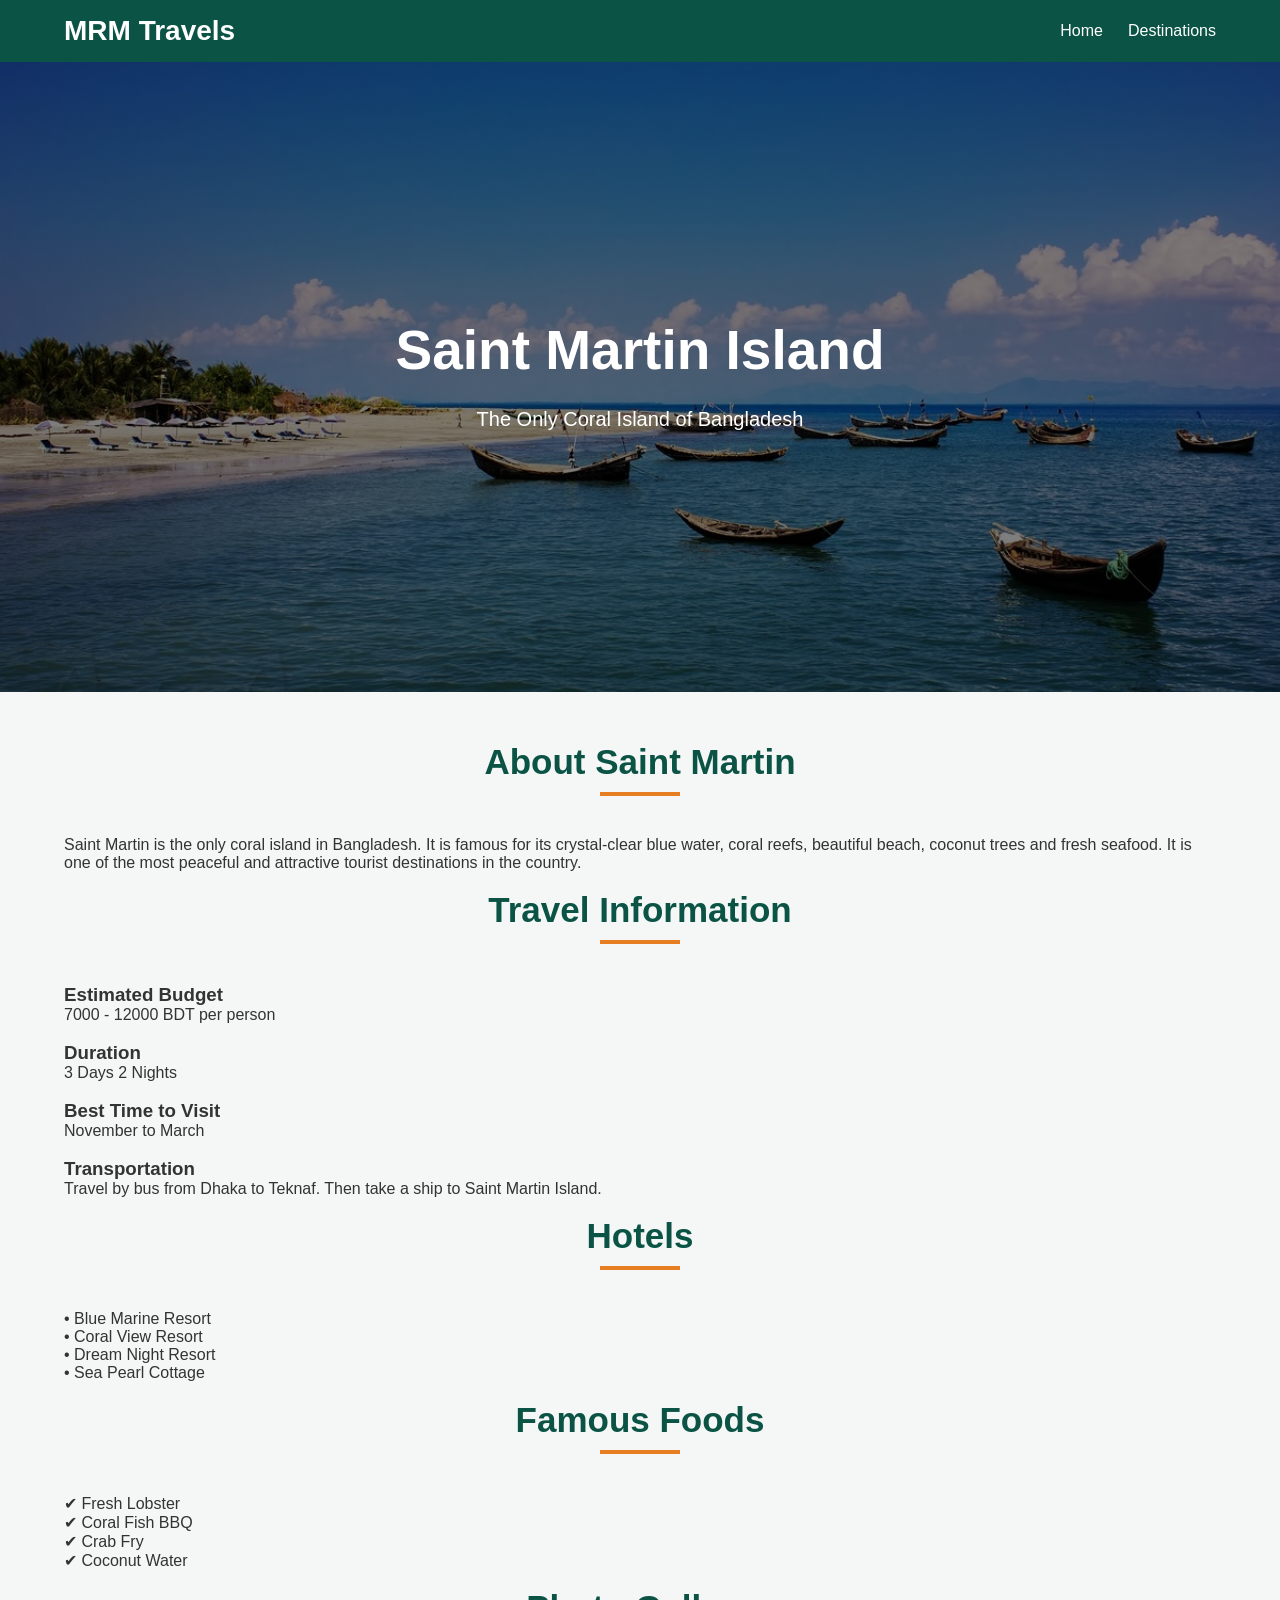
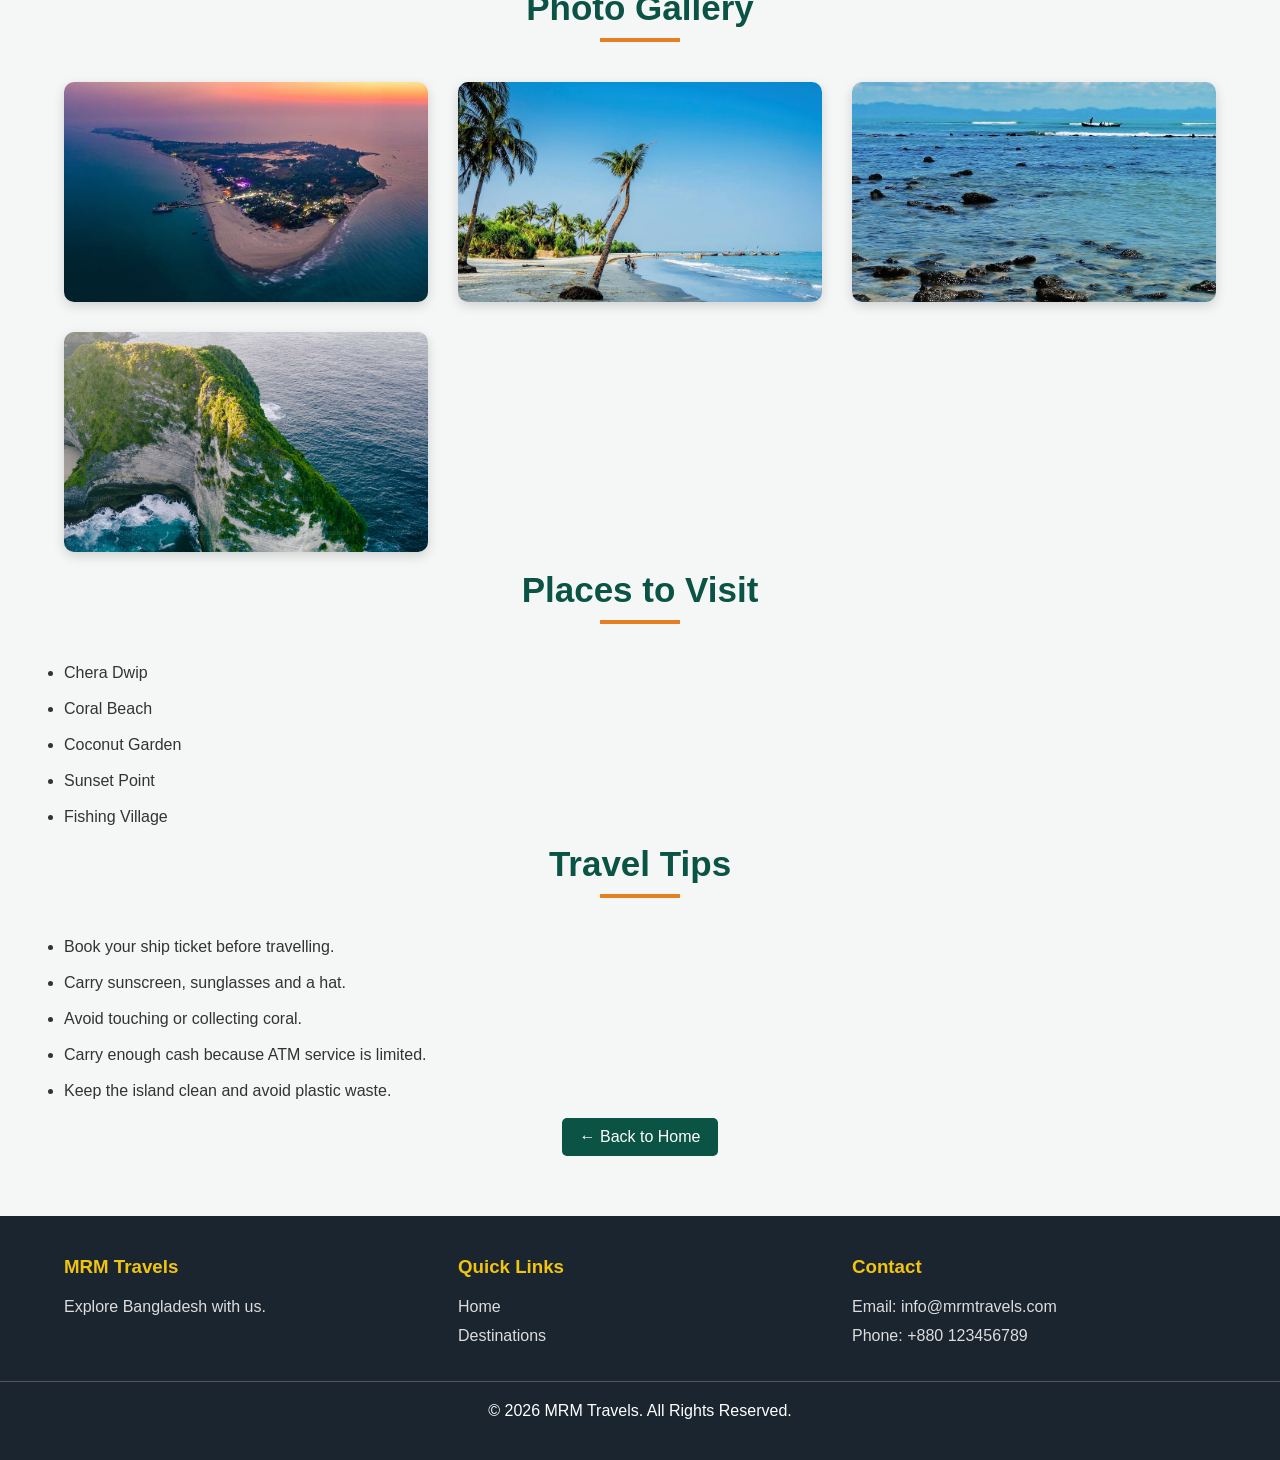
<file: stmartin.html>
<!DOCTYPE html>
<html lang="en">

<head>

    <meta charset="UTF-8">

    <meta name="viewport" content="width=device-width, initial-scale=1.0">

    <title>Saint Martin | MRM Travels</title>

    <link rel="stylesheet" href="style.css">

</head>

<body>

<header>

    <nav>

        <div class="logo">

            MRM Travels

        </div>

        <ul class="nav-links">

            <li>

                <a href="index.html">

                    Home

                </a>

            </li>

            <li>

                <a href="index.html#destinations">

                    Destinations

                </a>

            </li>

        </ul>

    </nav>

</header>



<section class="home-section"

style="background-image:
linear-gradient(rgba(0,0,0,.5),
rgba(0,0,0,.5)),
url('saintmartin-cover.png');">

<h1>

Saint Martin Island

</h1>

<p>

The Only Coral Island
of Bangladesh

</p>

</section>



<main>

<h2 class="section-title">

About Saint Martin

</h2>

<p>

Saint Martin is the only coral island in Bangladesh.
It is famous for its crystal-clear blue water, coral reefs,
beautiful beach, coconut trees and fresh seafood.
It is one of the most peaceful and attractive tourist destinations
in the country.

</p>



<br>

<h2 class="section-title">

Travel Information

</h2>

<div class="details-container">

<h3>

Estimated Budget

</h3>

<p>

7000 - 12000 BDT per person

</p>

<br>

<h3>

Duration

</h3>

<p>

3 Days 2 Nights

</p>

<br>

<h3>

Best Time to Visit

</h3>

<p>

November to March

</p>

<br>

<h3>

Transportation

</h3>

<p>

Travel by bus from Dhaka to Teknaf.
Then take a ship to Saint Martin Island.

</p>

</div>



<br>

<h2 class="section-title">

Hotels

</h2>

<div class="details-container">

<p>• Blue Marine Resort</p>

<p>• Coral View Resort</p>

<p>• Dream Night Resort</p>

<p>• Sea Pearl Cottage</p>

</div>



<br>

<h2 class="section-title">

Famous Foods

</h2>

<div class="details-container">

<p>✔ Fresh Lobster</p>

<p>✔ Coral Fish BBQ</p>

<p>✔ Crab Fry</p>

<p>✔ Coconut Water</p>

</div>
        <br>

        <h2 class="section-title">

            Photo Gallery

        </h2>

        <div class="destinations-grid">

            <div class="place-card">

                <div class="place-img"
                style="background-image:url('stmartin1.png');">

                </div>

            </div>

            <div class="place-card">

                <div class="place-img"
                style="background-image:url('stmartin2.png');">

                </div>

            </div>

            <div class="place-card">

                <div class="place-img"
                style="background-image:url('stmartin3.png');">

                </div>

            </div>

            <div class="place-card">

                <div class="place-img"
                style="background-image:url('stmartin4.png');">

                </div>

            </div>

        </div>



        <br>

        <h2 class="section-title">

            Places to Visit

        </h2>

        <div class="details-container">

            <ul>

                <li>Chera Dwip</li>

                <br>

                <li>Coral Beach</li>

                <br>

                <li>Coconut Garden</li>

                <br>

                <li>Sunset Point</li>

                <br>

                <li>Fishing Village</li>

            </ul>

        </div>



        <br>

        <h2 class="section-title">

            Travel Tips

        </h2>

        <div class="details-container">

            <ul>

                <li>Book your ship ticket before travelling.</li>

                <br>

                <li>Carry sunscreen, sunglasses and a hat.</li>

                <br>

                <li>Avoid touching or collecting coral.</li>

                <br>

                <li>Carry enough cash because ATM service is limited.</li>

                <br>

                <li>Keep the island clean and avoid plastic waste.</li>

            </ul>

        </div>



        <br>

        <center>

            <a href="index.html" class="explore-btn">

                ← Back to Home

            </a>

        </center>

    </main>



    <footer>

        <div class="footer-container">

            <div class="footer-section">

                <h3>MRM Travels</h3>

                <p>

                    Explore Bangladesh with us.

                </p>

            </div>

            <div class="footer-section">

                <h3>Quick Links</h3>

                <ul>

                    <li>

                        <a href="index.html">Home</a>

                    </li>

                    <li>

                        <a href="index.html#destinations">Destinations</a>

                    </li>

                </ul>

            </div>

            <div class="footer-section">

                <h3>Contact</h3>

                <p>Email: info@mrmtravels.com</p>

                <p>Phone: +880 123456789</p>

            </div>

        </div>

        <div class="footer-bottom">

            © 2026 MRM Travels. All Rights Reserved.

        </div>

    </footer>

</body>

</html>
</file>
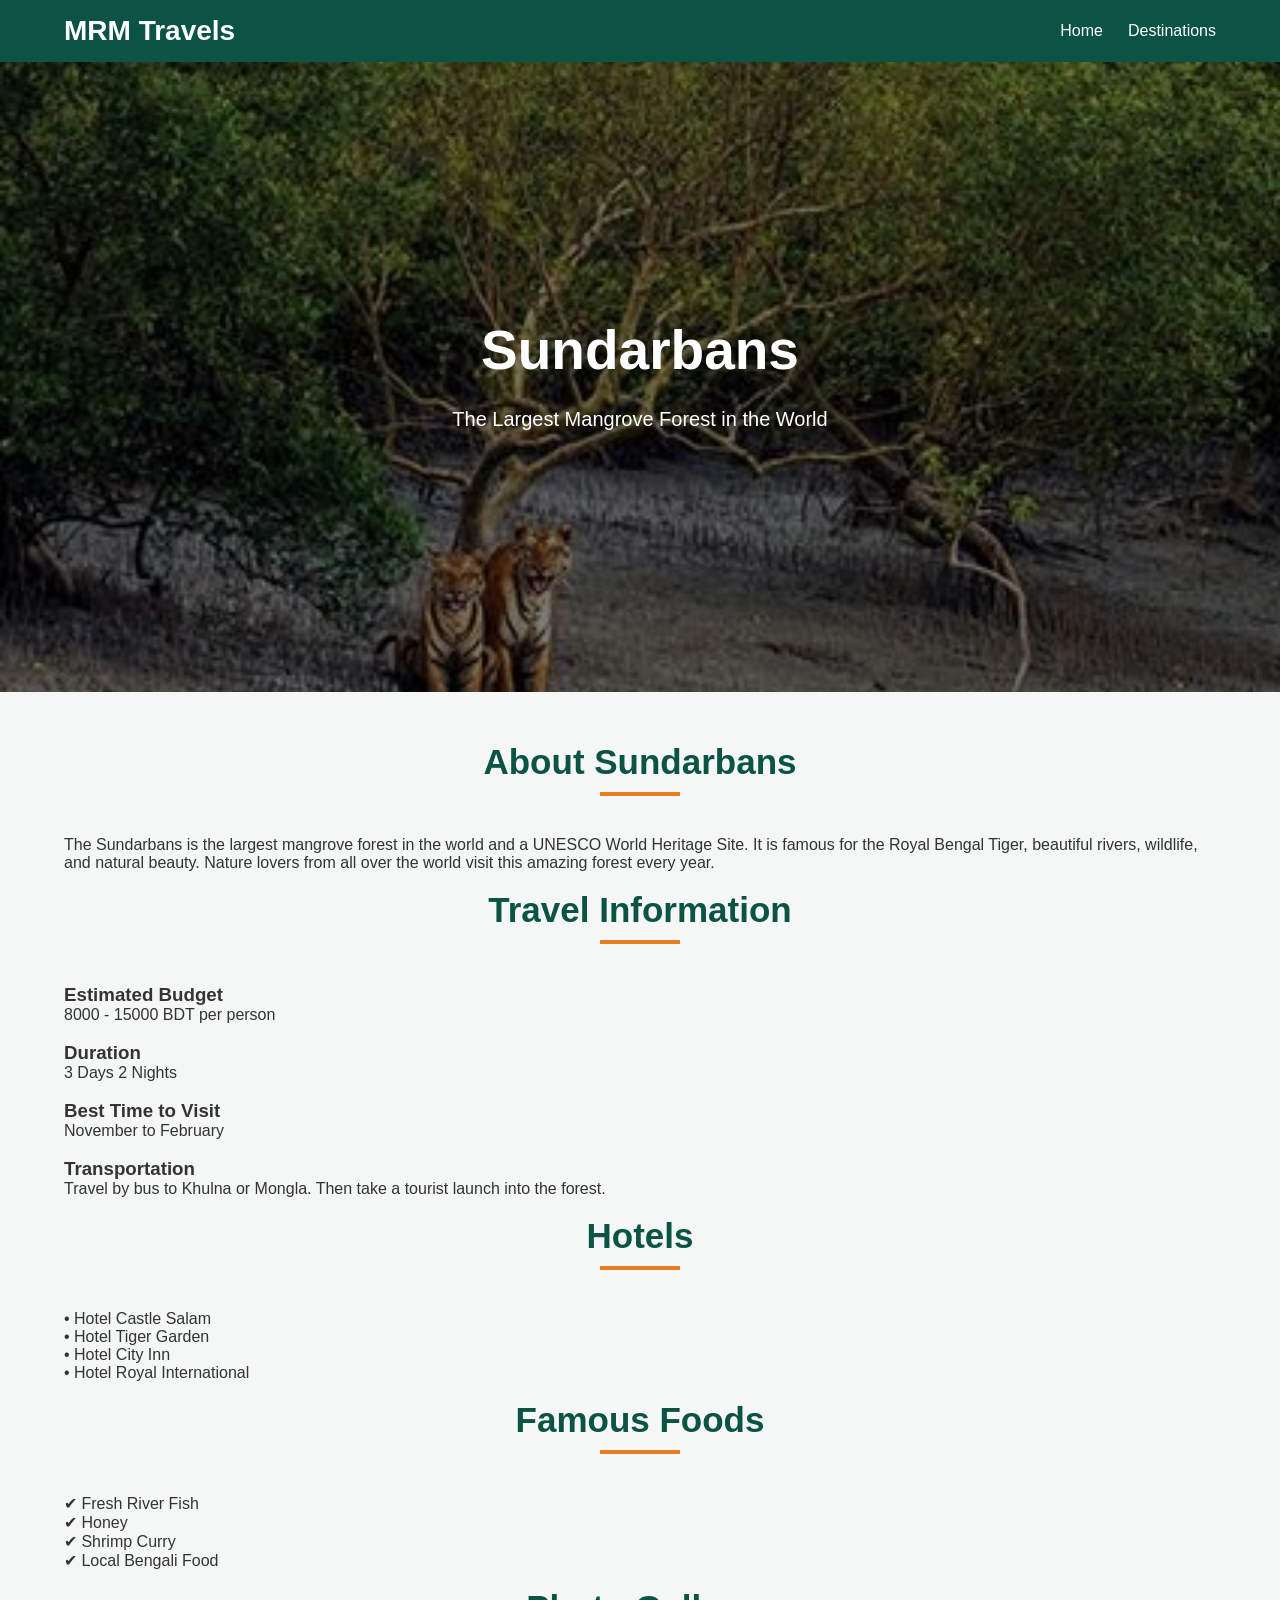
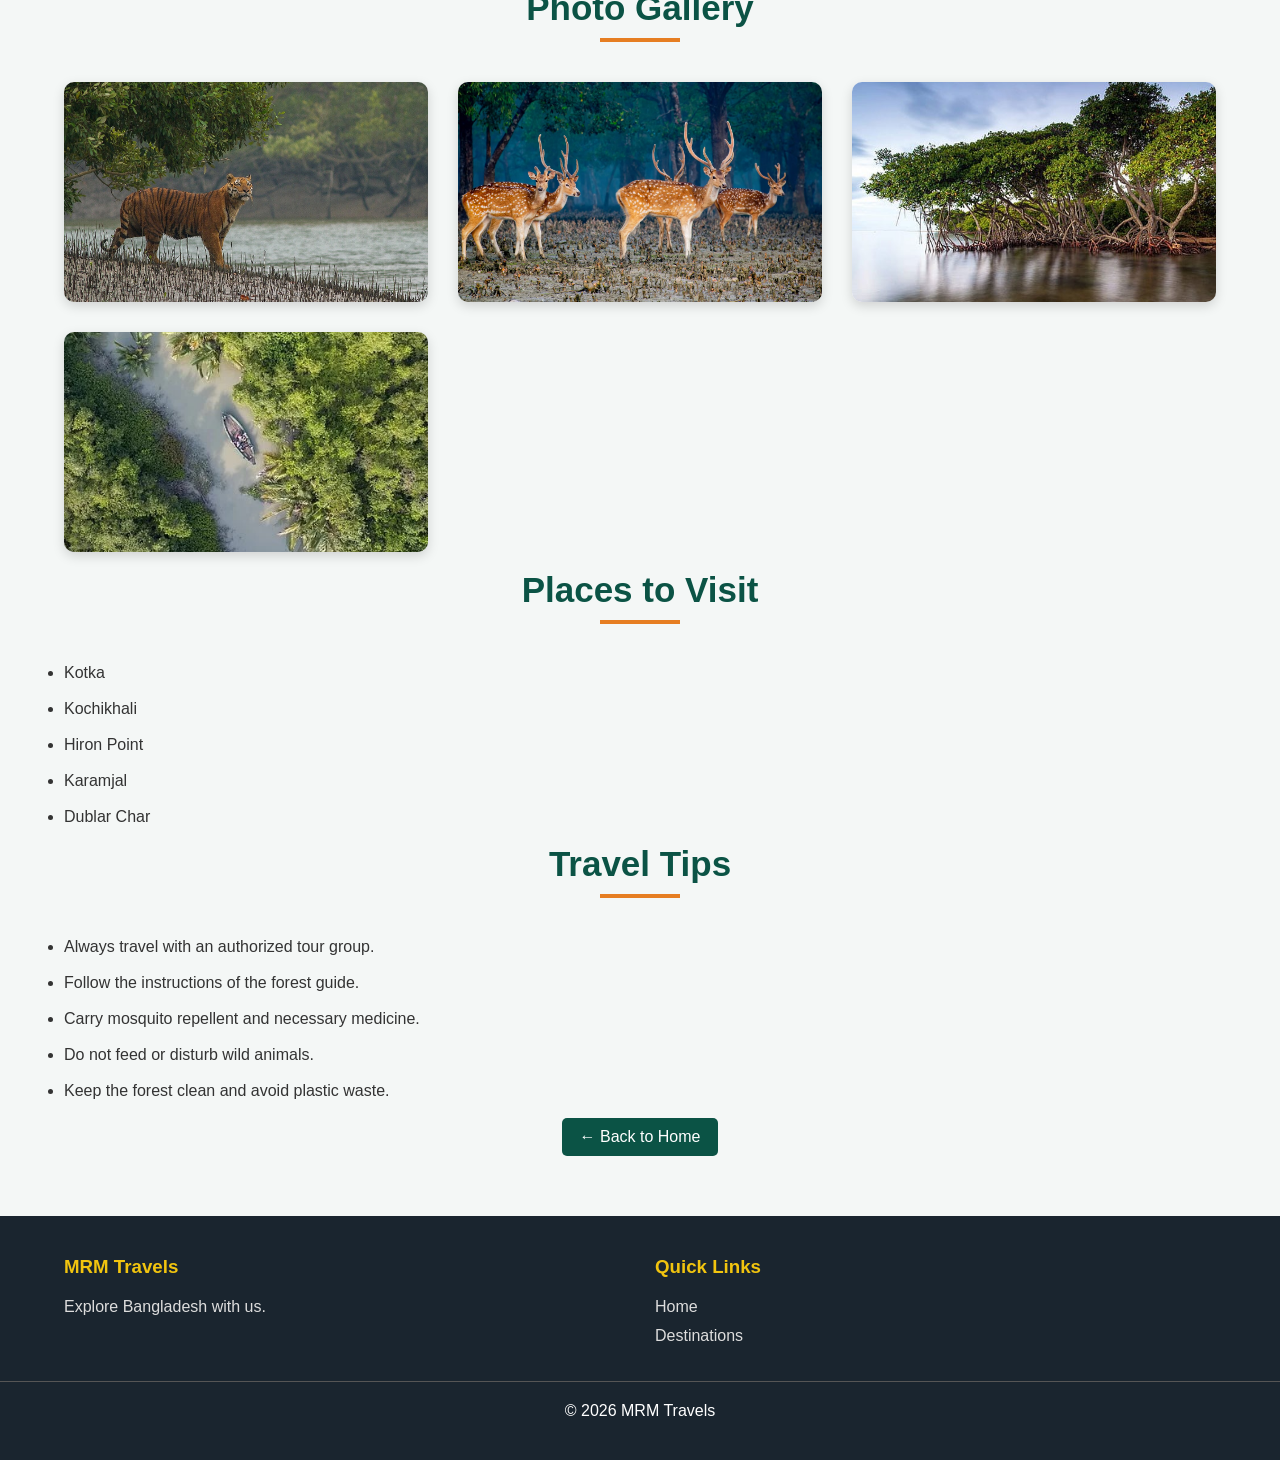
<file: sundarbans.html>
<!DOCTYPE html>
<html lang="en">

<head>

    <meta charset="UTF-8">

    <meta name="viewport" content="width=device-width, initial-scale=1.0">

    <title>Sundarbans | MRM Travels</title>

    <link rel="stylesheet" href="style.css">

</head>

<body>

<header>

    <nav>

        <div class="logo">

            MRM Travels

        </div>

        <ul class="nav-links">

            <li>

                <a href="index.html">

                    Home

                </a>

            </li>

            <li>

                <a href="index.html#destinations">

                    Destinations

                </a>

            </li>

        </ul>

    </nav>

</header>



<section class="home-section"

style="background-image:
linear-gradient(rgba(0,0,0,.5),
rgba(0,0,0,.5)),
url('sundarbans-cover.png');">

<h1>

Sundarbans

</h1>

<p>

The Largest Mangrove Forest
in the World

</p>

</section>



<main>

<h2 class="section-title">

About Sundarbans

</h2>

<p>

The Sundarbans is the largest mangrove forest in the world and a UNESCO World Heritage Site.
It is famous for the Royal Bengal Tiger, beautiful rivers, wildlife, and natural beauty.
Nature lovers from all over the world visit this amazing forest every year.

</p>



<br>

<h2 class="section-title">

Travel Information

</h2>

<div class="details-container">

<h3>

Estimated Budget

</h3>

<p>

8000 - 15000 BDT per person

</p>

<br>

<h3>

Duration

</h3>

<p>

3 Days 2 Nights

</p>

<br>

<h3>

Best Time to Visit

</h3>

<p>

November to February

</p>

<br>

<h3>

Transportation

</h3>

<p>

Travel by bus to Khulna or Mongla.
Then take a tourist launch into the forest.

</p>

</div>



<br>

<h2 class="section-title">

Hotels

</h2>

<div class="details-container">

<p>• Hotel Castle Salam</p>

<p>• Hotel Tiger Garden</p>

<p>• Hotel City Inn</p>

<p>• Hotel Royal International</p>

</div>



<br>

<h2 class="section-title">

Famous Foods

</h2>

<div class="details-container">

<p>✔ Fresh River Fish</p>

<p>✔ Honey</p>

<p>✔ Shrimp Curry</p>

<p>✔ Local Bengali Food</p>

</div>
        <br>

        <h2 class="section-title">

            Photo Gallery

        </h2>

        <div class="destinations-grid">

            <div class="place-card">

                <div class="place-img"
                style="background-image:url('sundarbans1.png');">

                </div>

            </div>

            <div class="place-card">

                <div class="place-img"
                style="background-image:url('sundarbans2.png');">

                </div>

            </div>

            <div class="place-card">

                <div class="place-img"
                style="background-image:url('sundarbans3.png');">

                </div>

            </div>

            <div class="place-card">

                <div class="place-img"
                style="background-image:url('sundarbans4.png');">

                </div>

            </div>

        </div>



        <br>

        <h2 class="section-title">

            Places to Visit

        </h2>

        <div class="details-container">

            <ul>

                <li>Kotka</li>

                <br>

                <li>Kochikhali</li>

                <br>

                <li>Hiron Point</li>

                <br>

                <li>Karamjal</li>

                <br>

                <li>Dublar Char</li>

            </ul>

        </div>



        <br>

        <h2 class="section-title">

            Travel Tips

        </h2>

        <div class="details-container">

            <ul>

                <li>Always travel with an authorized tour group.</li>

                <br>

                <li>Follow the instructions of the forest guide.</li>

                <br>

                <li>Carry mosquito repellent and necessary medicine.</li>

                <br>

                <li>Do not feed or disturb wild animals.</li>

                <br>

                <li>Keep the forest clean and avoid plastic waste.</li>

            </ul>

        </div>



        <br>

        <center>

            <a href="index.html" class="explore-btn">

                ← Back to Home

            </a>

        </center>

    </main>



    <footer>

        <div class="footer-container">

            <div class="footer-section">

                <h3>

                    MRM Travels

                </h3>

                <p>

                    Explore Bangladesh with us.

                </p>

            </div>

            <div class="footer-section">

                <h3>

                    Quick Links

                </h3>

                <ul>

                    <li>

                        <a href="index.html">

                            Home

                        </a>

                    </li>

                    <li>

                        <a href="index.html#destinations">

                            Destinations

                        </a>

                    </li>

                </ul>

            </div>

        </div>

        <div class="footer-bottom">

            © 2026 MRM Travels

        </div>

    </footer>

</body>

</html>
</file>
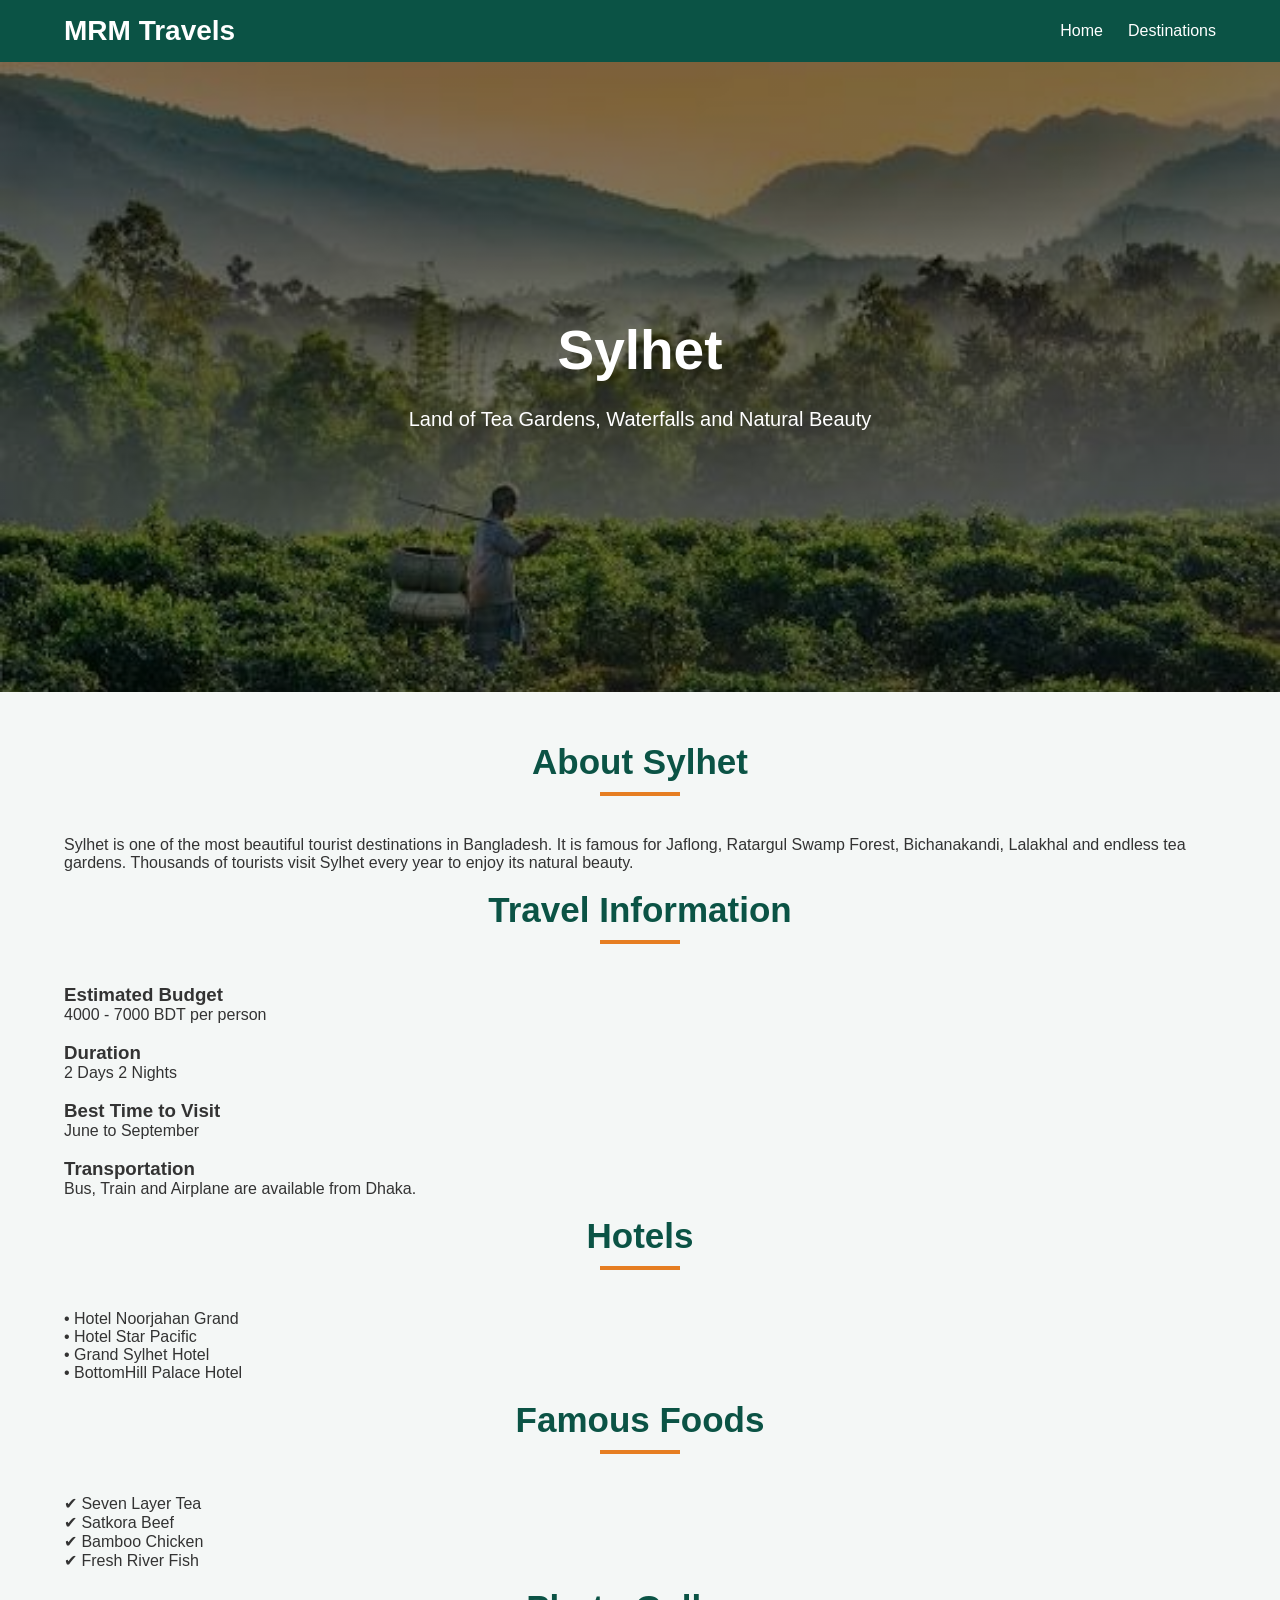
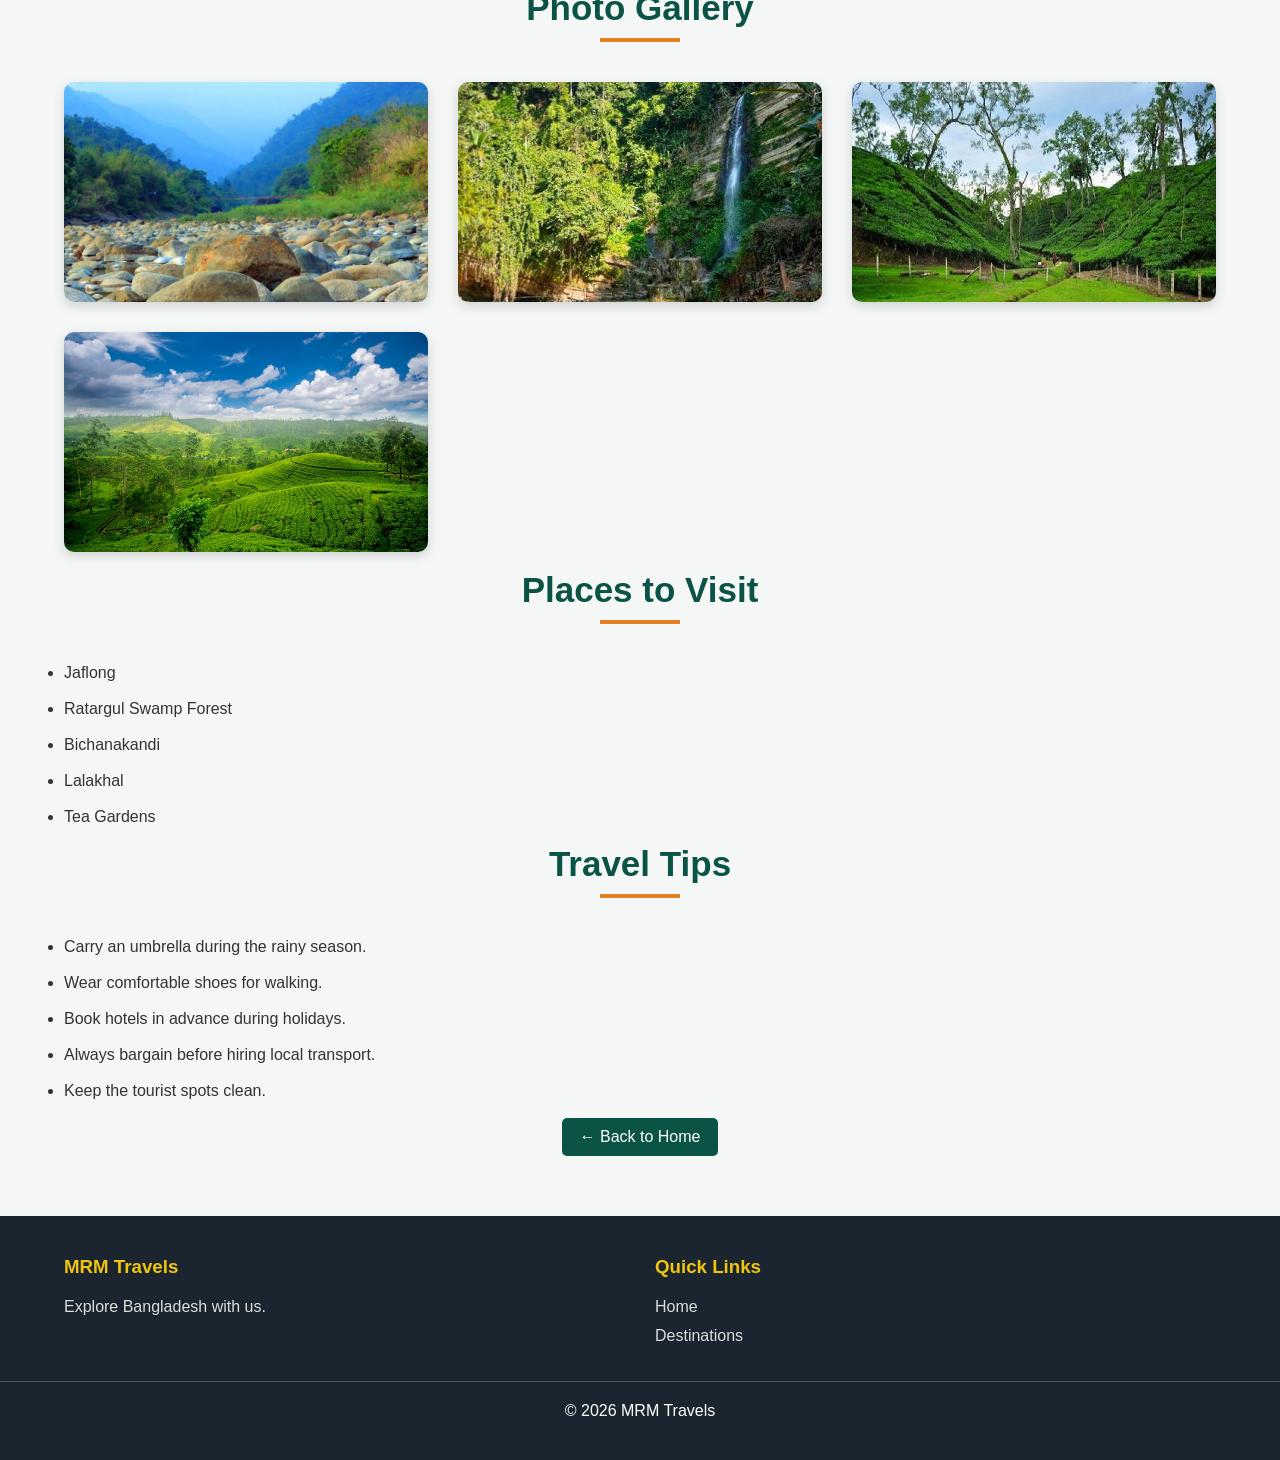
<file: sylhet.html>
<!DOCTYPE html>
<html lang="en">

<head>

    <meta charset="UTF-8">

    <meta name="viewport" content="width=device-width, initial-scale=1.0">

    <title>Sylhet | MRM Travels</title>

    <link rel="stylesheet" href="style.css">

</head>

<body>

<header>

    <nav>

        <div class="logo">

            MRM Travels

        </div>

        <ul class="nav-links">

            <li>

                <a href="index.html">

                    Home

                </a>

            </li>

            <li>

                <a href="index.html#destinations">

                    Destinations

                </a>

            </li>

        </ul>

    </nav>

</header>



<section class="home-section"

style="background-image:
linear-gradient(rgba(0,0,0,.5),
rgba(0,0,0,.5)),
url('sylhet-cover.png');">

<h1>

Sylhet

</h1>

<p>

Land of Tea Gardens,
Waterfalls and Natural Beauty

</p>

</section>



<main>



<h2 class="section-title">

About Sylhet

</h2>



<p>

Sylhet is one of the most beautiful tourist destinations in Bangladesh.
It is famous for Jaflong, Ratargul Swamp Forest,
Bichanakandi, Lalakhal and endless tea gardens.
Thousands of tourists visit Sylhet every year to enjoy its natural beauty.

</p>



<br>



<h2 class="section-title">

Travel Information

</h2>



<div class="details-container">

<h3>

Estimated Budget

</h3>

<p>

4000 - 7000 BDT per person

</p>

<br>

<h3>

Duration

</h3>

<p>

2 Days 2 Nights

</p>

<br>

<h3>

Best Time to Visit

</h3>

<p>

June to September

</p>

<br>

<h3>

Transportation

</h3>

<p>

Bus, Train and Airplane
are available from Dhaka.

</p>

</div>



<br>

<h2 class="section-title">

Hotels

</h2>

<div class="details-container">

<p>• Hotel Noorjahan Grand</p>

<p>• Hotel Star Pacific</p>

<p>• Grand Sylhet Hotel</p>

<p>• BottomHill Palace Hotel</p>

</div>



<br>

<h2 class="section-title">

Famous Foods

</h2>

<div class="details-container">

<p>✔ Seven Layer Tea</p>

<p>✔ Satkora Beef</p>

<p>✔ Bamboo Chicken</p>

<p>✔ Fresh River Fish</p>

</div>
        <br>

        <h2 class="section-title">

            Photo Gallery

        </h2>

        <div class="destinations-grid">

            <div class="place-card">

                <div class="place-img"
                style="background-image:url('sylhet1.png');">

                </div>

            </div>

            <div class="place-card">

                <div class="place-img"
                style="background-image:url('sylhet2.png');">

                </div>

            </div>

            <div class="place-card">

                <div class="place-img"
                style="background-image:url('sylhet3.png');">

                </div>

            </div>

            <div class="place-card">

                <div class="place-img"
                style="background-image:url('sylhet4.png');">

                </div>

            </div>

        </div>



        <br>

        <h2 class="section-title">

            Places to Visit

        </h2>

        <div class="details-container">

            <ul>

                <li>Jaflong</li>

                <br>

                <li>Ratargul Swamp Forest</li>

                <br>

                <li>Bichanakandi</li>

                <br>

                <li>Lalakhal</li>

                <br>

                <li>Tea Gardens</li>

            </ul>

        </div>



        <br>

        <h2 class="section-title">

            Travel Tips

        </h2>

        <div class="details-container">

            <ul>

                <li>Carry an umbrella during the rainy season.</li>

                <br>

                <li>Wear comfortable shoes for walking.</li>

                <br>

                <li>Book hotels in advance during holidays.</li>

                <br>

                <li>Always bargain before hiring local transport.</li>

                <br>

                <li>Keep the tourist spots clean.</li>

            </ul>

        </div>



        <br>

        <center>

            <a href="index.html" class="explore-btn">

                ← Back to Home

            </a>

        </center>

    </main>



    <footer>

        <div class="footer-container">

            <div class="footer-section">

                <h3>

                    MRM Travels

                </h3>

                <p>

                    Explore Bangladesh with us.

                </p>

            </div>

            <div class="footer-section">

                <h3>

                    Quick Links

                </h3>

                <ul>

                    <li>

                        <a href="index.html">

                            Home

                        </a>

                    </li>

                    <li>

                        <a href="index.html#destinations">

                            Destinations

                        </a>

                    </li>

                </ul>

            </div>

        </div>

        <div class="footer-bottom">

            © 2026 MRM Travels

        </div>

    </footer>

</body>

</html>
</file>
<file: style.css>
/* =========================
   GENERAL STYLE
========================= */

*{
    margin:0;
    padding:0;
    box-sizing:border-box;
    font-family:Arial, Helvetica, sans-serif;
}

html{
    scroll-behavior:smooth;
}

body{
    background:#f4f7f6;
    color:#333;
}

a{
    text-decoration:none;
    color:inherit;
}

img{
    width:100%;
    display:block;
}

/* =========================
   HEADER
========================= */

header{
    background:#0b5345;
    color:white;
    position:sticky;
    top:0;
    z-index:100;
}

nav{
    width:90%;
    max-width:1200px;
    margin:auto;
    display:flex;
    justify-content:space-between;
    align-items:center;
    padding:15px 0;
}

.logo{
    font-size:28px;
    font-weight:bold;
}

.nav-links{
    display:flex;
    list-style:none;
}

.nav-links li{
    margin-left:25px;
}

.nav-links a{
    color:white;
    transition:.3s;
}

.nav-links a:hover{
    color:#f1c40f;
}

.signup-btn{
    background:#e67e22;
    padding:8px 18px;
    border-radius:20px;
}

.signup-btn:hover{
    background:#d35400;
    color:white;
}

/* =========================
   HOME SECTION
========================= */

.home-section{

    height:70vh;

    background-image:
    linear-gradient(rgba(0,0,0,.4),
    rgba(0,0,0,.4)),
    url("cover.png");

    background-size:cover;
    background-position:center;

    display:flex;
    justify-content:center;
    align-items:center;
    flex-direction:column;

    text-align:center;

    color:white;

    padding:20px;

}

.home-section h1{

    font-size:55px;

    margin-bottom:20px;

}

.home-section p{

    font-size:20px;

    max-width:700px;

    line-height:1.7;

}

/* =========================
   MAIN
========================= */

main{

    width:90%;

    max-width:1200px;

    margin:50px auto;

}

.section-title{

    text-align:center;

    color:#0b5345;

    font-size:35px;

    margin-bottom:40px;

}

.section-title::after{

    content:"";

    width:80px;

    height:4px;

    background:#e67e22;

    display:block;

    margin:10px auto;

}
/* =========================
   DESTINATION SECTION
========================= */

.destinations-grid{

    display:grid;

    grid-template-columns:repeat(auto-fit,minmax(280px,1fr));

    gap:30px;

}

/* =========================
   CARD
========================= */

.place-card{

    background:white;

    border-radius:10px;

    overflow:hidden;

    box-shadow:0 4px 12px rgba(0,0,0,.15);

    transition:.3s;

}

.place-card:hover{

    transform:translateY(-8px);

    box-shadow:0 8px 20px rgba(0,0,0,.2);

}

/* =========================
   PLACE IMAGE
========================= */

.place-img{

    height:220px;

    background-size:cover;

    background-position:center;

    background-repeat:no-repeat;

}

/* ===== Images ===== */

.place-img-1{

    background-image:url("cox.png");

}

.place-img-2{

    background-image:url("sylhet.png");

}

.place-img-3{

    background-image:url("sundarbans.png");

}

.place-img-4{

    background-image:url("sajek.png");

}

.place-img-5{

    background-image:url("sreemangal.png");

}

.place-img-6{

    background-image:url("saintmartin.png");

}

.place-img-7{

    background-image:url("rangamati.png");

}

/* =========================
   CARD INFO
========================= */

.place-info{

    padding:20px;

}

.place-info h3{

    color:#0b5345;

    margin-bottom:12px;

    font-size:24px;

}

.place-info p{

    color:#666;

    line-height:1.7;

    margin-bottom:20px;

}

/* =========================
   BUTTON
========================= */

.explore-btn{

    display:inline-block;

    background:#0b5345;

    color:white;

    padding:10px 18px;

    border-radius:5px;

    transition:.3s;

}

.explore-btn:hover{

    background:#117a65;

}
/* =========================
   SIGN UP / LOGIN MODAL
========================= */

.modal-wrapper{

    position:fixed;

    top:0;
    left:0;
    right:0;
    bottom:0;

    background:rgba(0,0,0,.6);

    display:flex;

    justify-content:center;

    align-items:center;

    opacity:0;

    pointer-events:none;

    transition:.3s;

    z-index:999;

}

.modal-wrapper:target{

    opacity:1;

    pointer-events:auto;

}

.modal-card{

    width:90%;

    max-width:420px;

    background:white;

    border-radius:10px;

    padding:30px;

    position:relative;

}

.close-modal{

    position:absolute;

    top:15px;

    right:20px;

    font-size:30px;

    font-weight:bold;

    color:#777;

}

.close-modal:hover{

    color:red;

}

.radio-tab{

    display:none;

}

/* =========================
   TABS
========================= */

.form-tabs{

    display:flex;

    margin-bottom:20px;

    border-bottom:2px solid #ddd;

}

.tab-label{

    flex:1;

    text-align:center;

    padding:12px;

    cursor:pointer;

    font-weight:bold;

    color:#777;

}

#tab-signup:checked ~ .form-tabs .label-signup{

    color:#0b5345;

    border-bottom:3px solid #0b5345;

}

#tab-login:checked ~ .form-tabs .label-login{

    color:#0b5345;

    border-bottom:3px solid #0b5345;

}

/* =========================
   FORMS
========================= */

.signup-form,
.login-form{

    display:none;

}

#tab-signup:checked ~ .signup-form{

    display:block;

}

#tab-login:checked ~ .login-form{

    display:block;

}

.form-group{

    margin-bottom:18px;

}

.form-group label{

    display:block;

    margin-bottom:6px;

    font-weight:bold;

}

.form-group input{

    width:100%;

    padding:10px;

    border:1px solid #ccc;

    border-radius:5px;

    outline:none;

}

.form-group input:focus{

    border-color:#0b5345;

}

.submit-btn{

    width:100%;

    padding:12px;

    background:#0b5345;

    color:white;

    border:none;

    border-radius:5px;

    cursor:pointer;

    font-size:16px;

}

.submit-btn:hover{

    background:#117a65;

}

/* =========================
   FOOTER
========================= */

footer{

    background:#1a252f;

    color:white;

    margin-top:60px;

    padding:40px 0;

}

.footer-container{

    width:90%;

    max-width:1200px;

    margin:auto;

    display:flex;

    justify-content:space-between;

    flex-wrap:wrap;

    gap:30px;

}

.footer-section{

    flex:1;

    min-width:220px;

}

.footer-section h3{

    color:#f1c40f;

    margin-bottom:15px;

}

.footer-section p,
.footer-section li{

    color:#ddd;

    line-height:1.8;

}

.footer-section ul{

    list-style:none;

}

.footer-section a:hover{

    color:#e67e22;

}

.footer-bottom{

    text-align:center;

    margin-top:30px;

    padding-top:20px;

    border-top:1px solid #555;

}

/* =========================
   RESPONSIVE
========================= */

@media(max-width:768px){

    nav{

        flex-direction:column;

    }

    .nav-links{

        flex-direction:column;

        margin-top:20px;

    }

    .nav-links li{

        margin:10px 0;

    }

    .home-section h1{

        font-size:38px;

    }

    .home-section p{

        font-size:17px;

    }

    .footer-container{

        flex-direction:column;

    }

}
</file>
